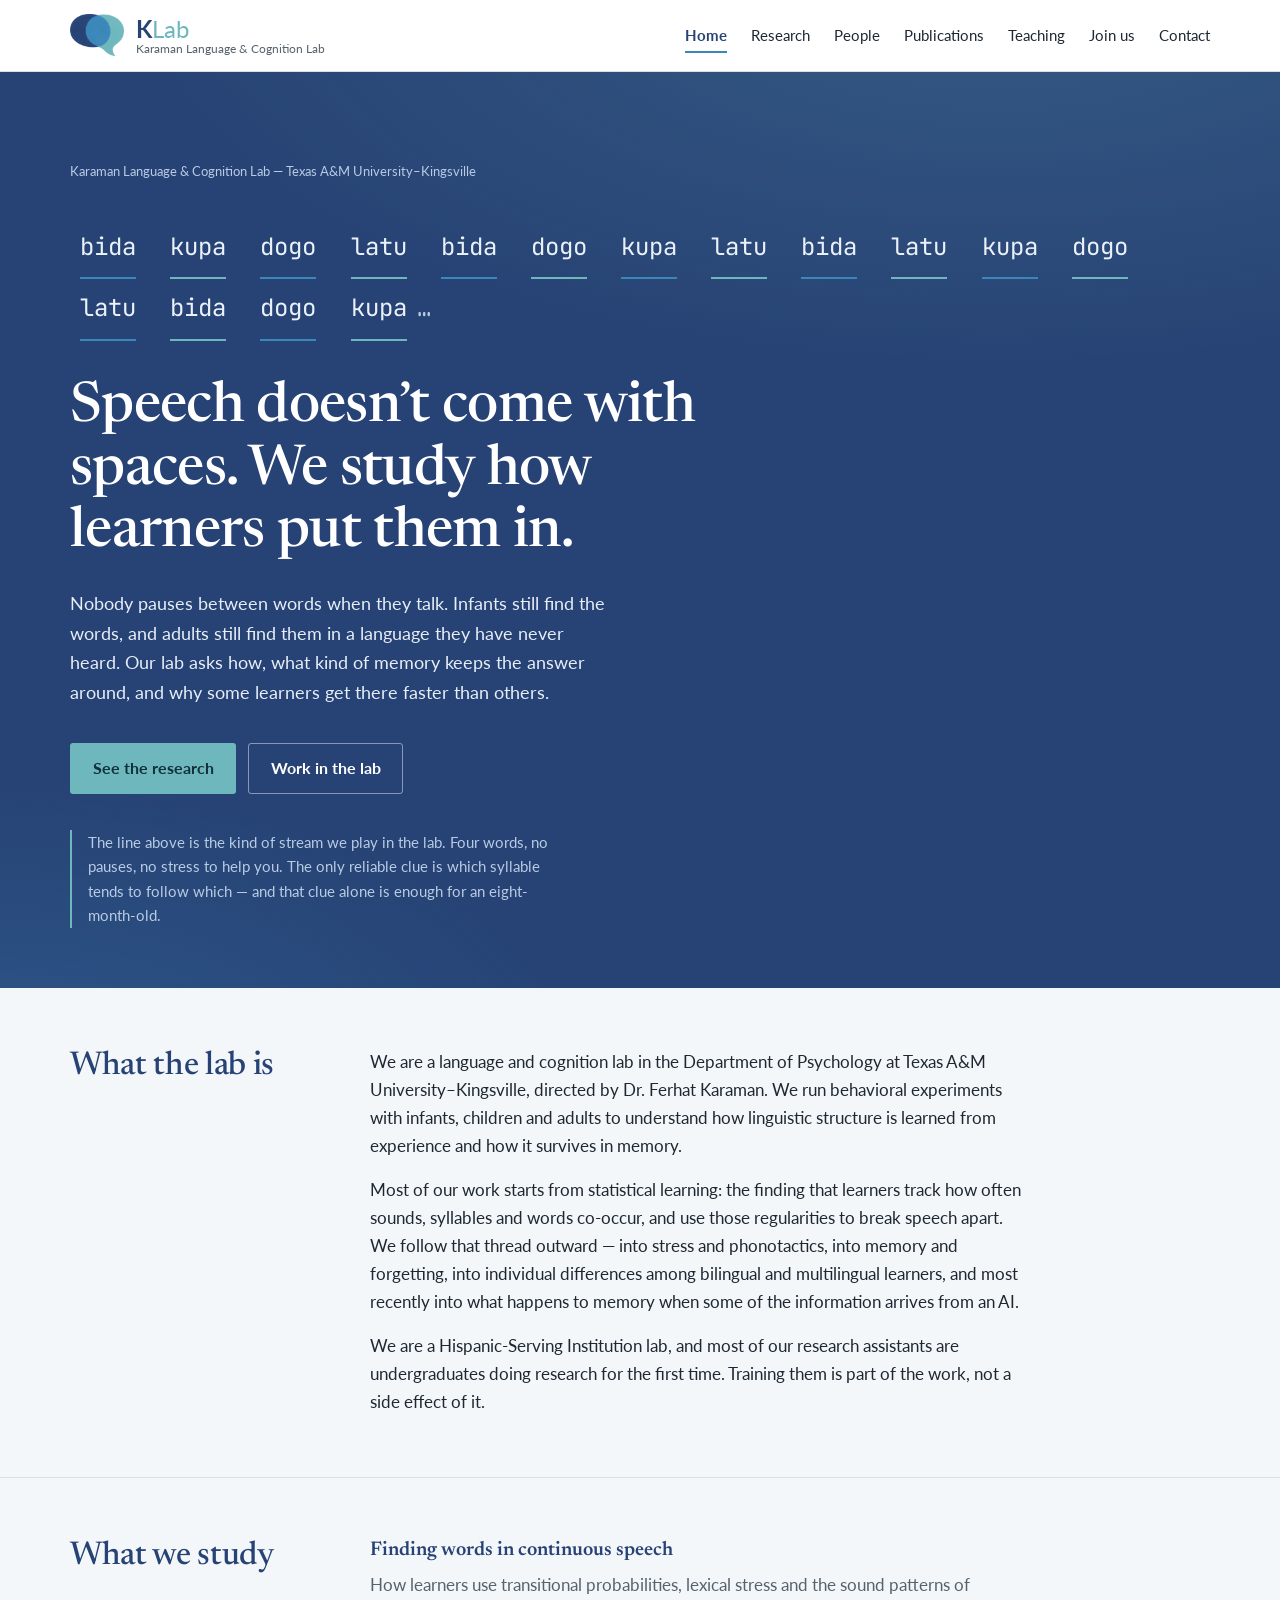
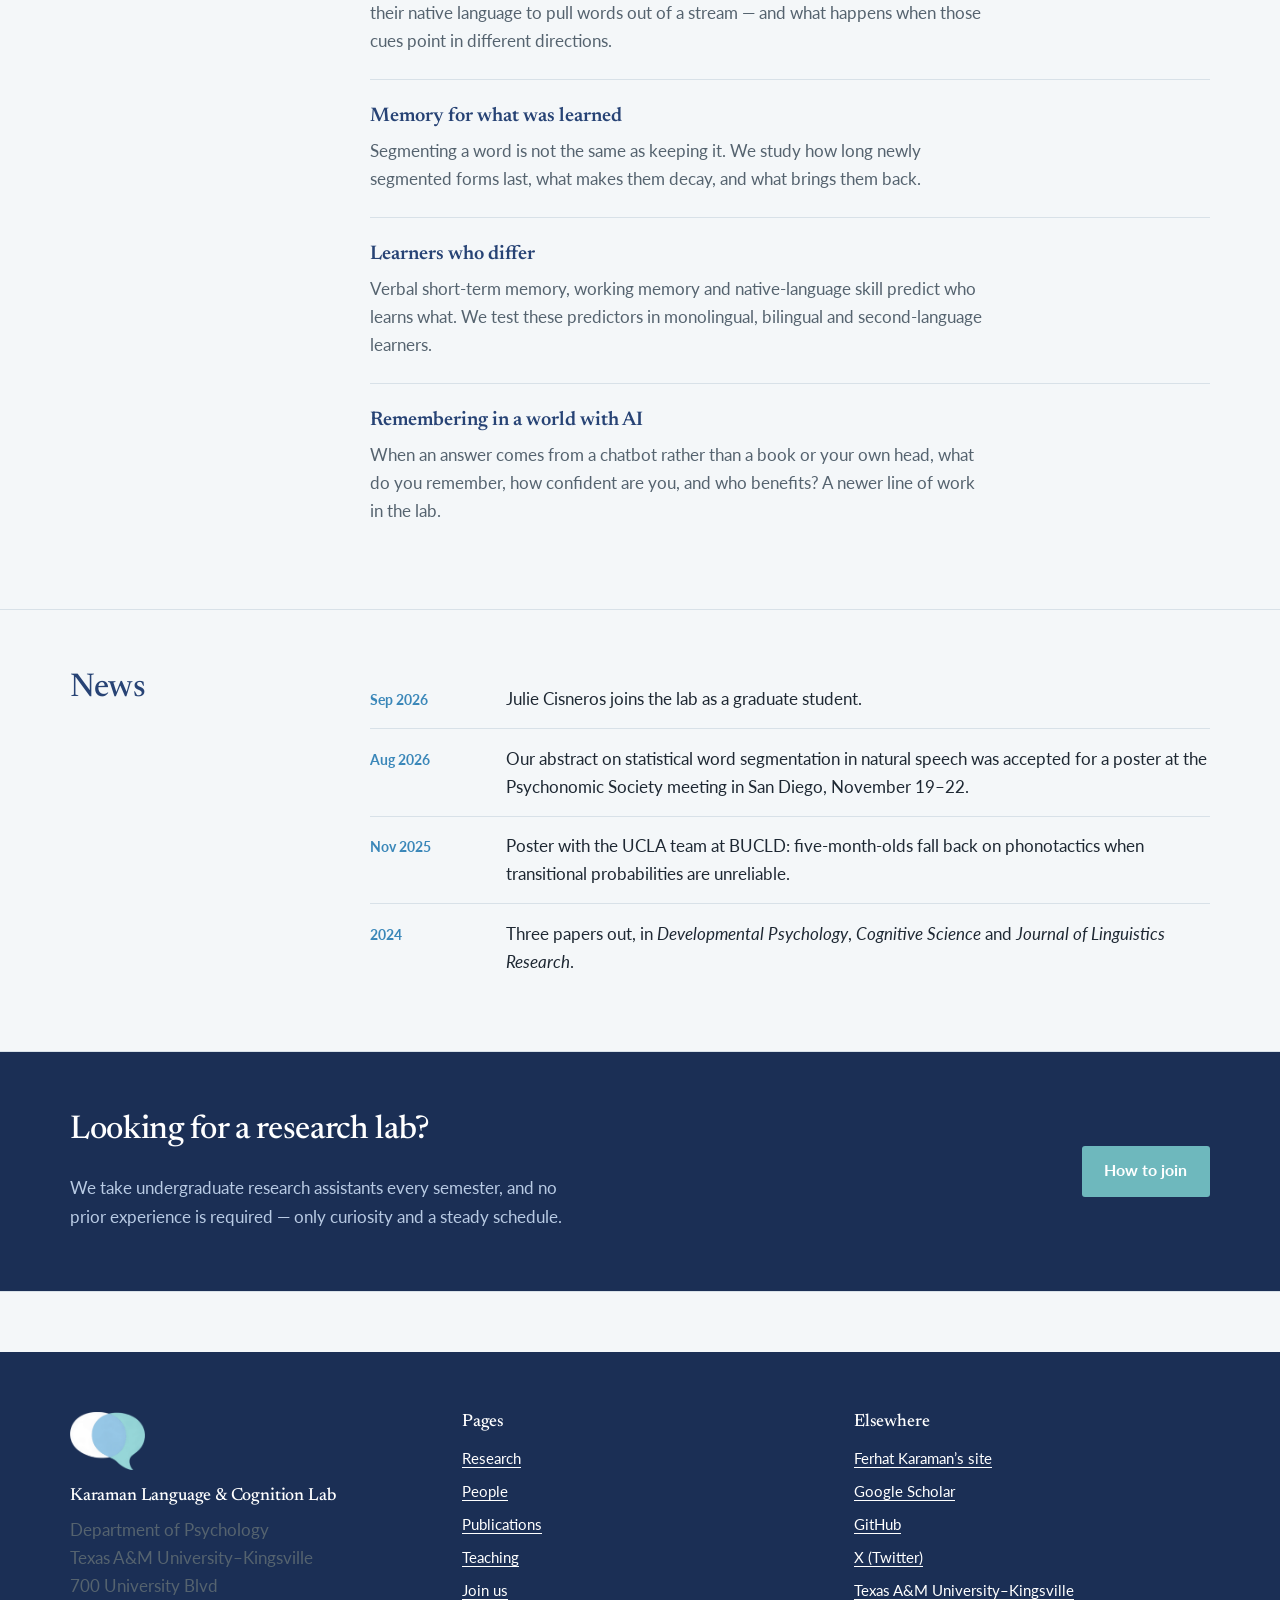
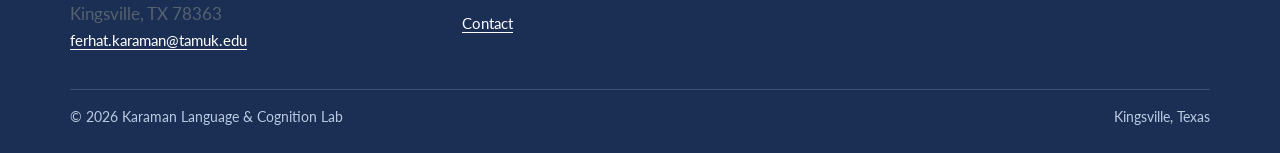
<file: index.html>
<!DOCTYPE html>
<html lang="en">
<head>
<meta charset="utf-8">
<meta name="viewport" content="width=device-width, initial-scale=1">
<title>Karaman Language &amp; Cognition Lab</title>
<meta name="description" content="Karaman Language &amp; Cognition Lab at Texas A&amp;M University-Kingsville: statistical learning, word segmentation, memory and language development.">
<meta name="author" content="Ferhat Karaman">
<meta property="og:title" content="Karaman Language &amp; Cognition Lab">
<meta property="og:description" content="Karaman Language &amp; Cognition Lab at Texas A&amp;M University-Kingsville: statistical learning, word segmentation, memory and language development.">
<meta property="og:type" content="website">
<meta property="og:site_name" content="Karaman Language &amp; Cognition Lab">
<link rel="icon" type="image/png" href="assets/img/favicon.png">
<link rel="apple-touch-icon" href="assets/img/apple-touch-icon.png">
<meta name="theme-color" content="#274375">
<link rel="preconnect" href="https://fonts.googleapis.com">
<link rel="preconnect" href="https://fonts.gstatic.com" crossorigin>
<link href="https://fonts.googleapis.com/css2?family=Lato:ital,wght@0,400;0,700;1,400&amp;family=Newsreader:opsz,wght@6..72,400;6..72,500;6..72,600&amp;family=JetBrains+Mono:wght@400;500&amp;display=swap" rel="stylesheet">
<link rel="stylesheet" href="assets/css/klab.css">
</head>
<body>
<a class="skip" href="#main">Skip to content</a>

<header class="masthead">
  <div class="wrap masthead-in">
    <a class="mark" href="index.html">
      <img src="assets/img/klab-mark.png" width="336" height="259" alt="">
      <span class="mark-text">
        <span class="mark-1"><span class="mark-k">K</span>Lab</span>
        <span class="mark-2">Karaman Language &amp; Cognition Lab</span>
      </span>
    </a>
    <button class="nav-toggle" type="button" aria-expanded="false" aria-controls="sitenav">Menu</button>
    <nav id="sitenav" class="nav" aria-label="Main">
      <ul>
        <li><a href="index.html" aria-current="page">Home</a></li>
        <li><a href="research.html">Research</a></li>
        <li><a href="people.html">People</a></li>
        <li><a href="publications.html">Publications</a></li>
        <li><a href="teaching.html">Teaching</a></li>
        <li><a href="join.html">Join us</a></li>
        <li><a href="contact.html">Contact</a></li>
      </ul>
    </nav>
  </div>
</header>

<main id="main">

  <section class="hero">
    <div class="wrap">
      <p class="hero-kicker">Karaman Language &amp; Cognition Lab &mdash; Texas A&amp;M University&ndash;Kingsville</p>
      <p class="stream" aria-label="A continuous stream of syllables that divides into four repeating words.">
        <span class="w" style="--i:0">bida</span>
        <span class="w" style="--i:1">kupa</span>
        <span class="w" style="--i:2">dogo</span>
        <span class="w" style="--i:3">latu</span>
        <span class="w" style="--i:4">bida</span>
        <span class="w" style="--i:5">dogo</span>
        <span class="w" style="--i:6">kupa</span>
        <span class="w" style="--i:7">latu</span>
        <span class="w" style="--i:8">bida</span>
        <span class="w" style="--i:9">latu</span>
        <span class="w" style="--i:10">kupa</span>
        <span class="w" style="--i:11">dogo</span>
        <span class="w" style="--i:12">latu</span>
        <span class="w" style="--i:13">bida</span>
        <span class="w" style="--i:14">dogo</span>
        <span class="w" style="--i:15">kupa</span><span class="tail">&hellip;</span>
      </p>
      <h1>Speech doesn&rsquo;t come with spaces. We study how learners put them in.</h1>
      <p class="lede">Nobody pauses between words when they talk. Infants still find the words,
        and adults still find them in a language they have never heard. Our lab asks how, what
        kind of memory keeps the answer around, and why some learners get there faster than others.</p>
      <div class="actions">
        <a class="btn btn-1" href="research.html">See the research</a>
        <a class="btn btn-2" href="join.html">Work in the lab</a>
      </div>
      <p class="note">The line above is the kind of stream we play in the lab. Four words,
        no pauses, no stress to help you. The only reliable clue is which syllable tends to
        follow which &mdash; and that clue alone is enough for an eight-month-old.</p>
    </div>
  </section>

  <section>
    <div class="wrap split">
      <h2>What the lab is</h2>
      <div>
        <p class="measure">We are a language and cognition lab in the Department of Psychology at
          Texas A&amp;M University&ndash;Kingsville, directed by Dr. Ferhat Karaman. We run behavioral
          experiments with infants, children and adults to understand how linguistic structure is
          learned from experience and how it survives in memory.</p>
        <p class="measure">Most of our work starts from statistical learning: the finding that learners
          track how often sounds, syllables and words co-occur, and use those regularities to break
          speech apart. We follow that thread outward &mdash; into stress and phonotactics, into memory
          and forgetting, into individual differences among bilingual and multilingual learners, and
          most recently into what happens to memory when some of the information arrives from an AI.</p>
        <p class="measure">We are a Hispanic-Serving Institution lab, and most of our research assistants
          are undergraduates doing research for the first time. Training them is part of the work, not
          a side effect of it.</p>
      </div>
    </div>
  </section>

  <hr class="section-rule">

  <section>
    <div class="wrap split">
      <h2>What we study</h2>
      <ul class="topics">
        <li>
          <h3>Finding words in continuous speech</h3>
          <p>How learners use transitional probabilities, lexical stress and the sound patterns of
            their native language to pull words out of a stream &mdash; and what happens when those
            cues point in different directions.</p>
        </li>
        <li>
          <h3>Memory for what was learned</h3>
          <p>Segmenting a word is not the same as keeping it. We study how long newly segmented
            forms last, what makes them decay, and what brings them back.</p>
        </li>
        <li>
          <h3>Learners who differ</h3>
          <p>Verbal short-term memory, working memory and native-language skill predict who learns
            what. We test these predictors in monolingual, bilingual and second-language learners.</p>
        </li>
        <li>
          <h3>Remembering in a world with AI</h3>
          <p>When an answer comes from a chatbot rather than a book or your own head, what do you
            remember, how confident are you, and who benefits? A newer line of work in the lab.</p>
        </li>
      </ul>
    </div>
  </section>

  <hr class="section-rule">

  <section>
    <div class="wrap split">
      <h2>News</h2>
      <ul class="news">
        <li><time datetime="2026-09">Sep 2026</time>
          <p>Julie Cisneros joins the lab as a graduate student.</p></li>
        <li><time datetime="2026-08">Aug 2026</time>
          <p>Our abstract on statistical word segmentation in natural speech was accepted for a
            poster at the Psychonomic Society meeting in San Diego, November 19&ndash;22.</p></li>
        <li><time datetime="2025-11">Nov 2025</time>
          <p>Poster with the UCLA team at BUCLD: five-month-olds fall back on phonotactics when
            transitional probabilities are unreliable.</p></li>
        <li><time datetime="2024-03">2024</time>
          <p>Three papers out, in <em>Developmental Psychology</em>, <em>Cognitive Science</em> and
            <em>Journal of Linguistics Research</em>.</p></li>
      </ul>
    </div>
  </section>

  <section class="band band-deep">
    <div class="wrap cta">
      <div>
        <h2>Looking for a research lab?</h2>
        <p>We take undergraduate research assistants every semester, and no prior experience is
          required &mdash; only curiosity and a steady schedule.</p>
      </div>
      <div class="actions">
        <a class="btn btn-1" href="join.html">How to join</a>
      </div>
    </div>
  </section>

</main>

  <footer class="foot">
    <div class="wrap">
      <div class="foot-grid">
        <div>
          <img class="foot-mark" src="assets/img/klab-mark-light.png" width="336" height="259" alt="">
          <h2>Karaman Language &amp; Cognition Lab</h2>
          <address>
            Department of Psychology<br>
            Texas A&amp;M University&ndash;Kingsville<br>
            700 University Blvd<br>
            Kingsville, TX 78363
          </address>
          <p><a href="mailto:ferhat.karaman@tamuk.edu">ferhat.karaman@tamuk.edu</a></p>
        </div>
        <div>
          <h2>Pages</h2>
          <ul>
            <li><a href="research.html">Research</a></li>
            <li><a href="people.html">People</a></li>
            <li><a href="publications.html">Publications</a></li>
            <li><a href="teaching.html">Teaching</a></li>
            <li><a href="join.html">Join us</a></li>
            <li><a href="contact.html">Contact</a></li>
          </ul>
        </div>
        <div>
          <h2>Elsewhere</h2>
          <ul>
            <li><a href="https://ferhatkaraman.github.io/">Ferhat Karaman&rsquo;s site</a></li>
            <li><a href="https://scholar.google.com/citations?user=p9srGFwAAAAJ&amp;hl=en">Google Scholar</a></li>
            <li><a href="https://github.com/ferhatkaraman">GitHub</a></li>
            <li><a href="https://twitter.com/KaramanFerhat">X (Twitter)</a></li>
            <li><a href="https://www.tamuk.edu/">Texas A&amp;M University&ndash;Kingsville</a></li>
          </ul>
        </div>
      </div>
      <div class="foot-base">
        <span>&copy; <span id="year">2026</span> Karaman Language &amp; Cognition Lab</span>
        <span>Kingsville, Texas</span>
      </div>
    </div>
  </footer>

<script src="assets/js/klab.js"></script>
<script>document.getElementById("year").textContent = new Date().getFullYear();</script>
</body>
</html>
</file>
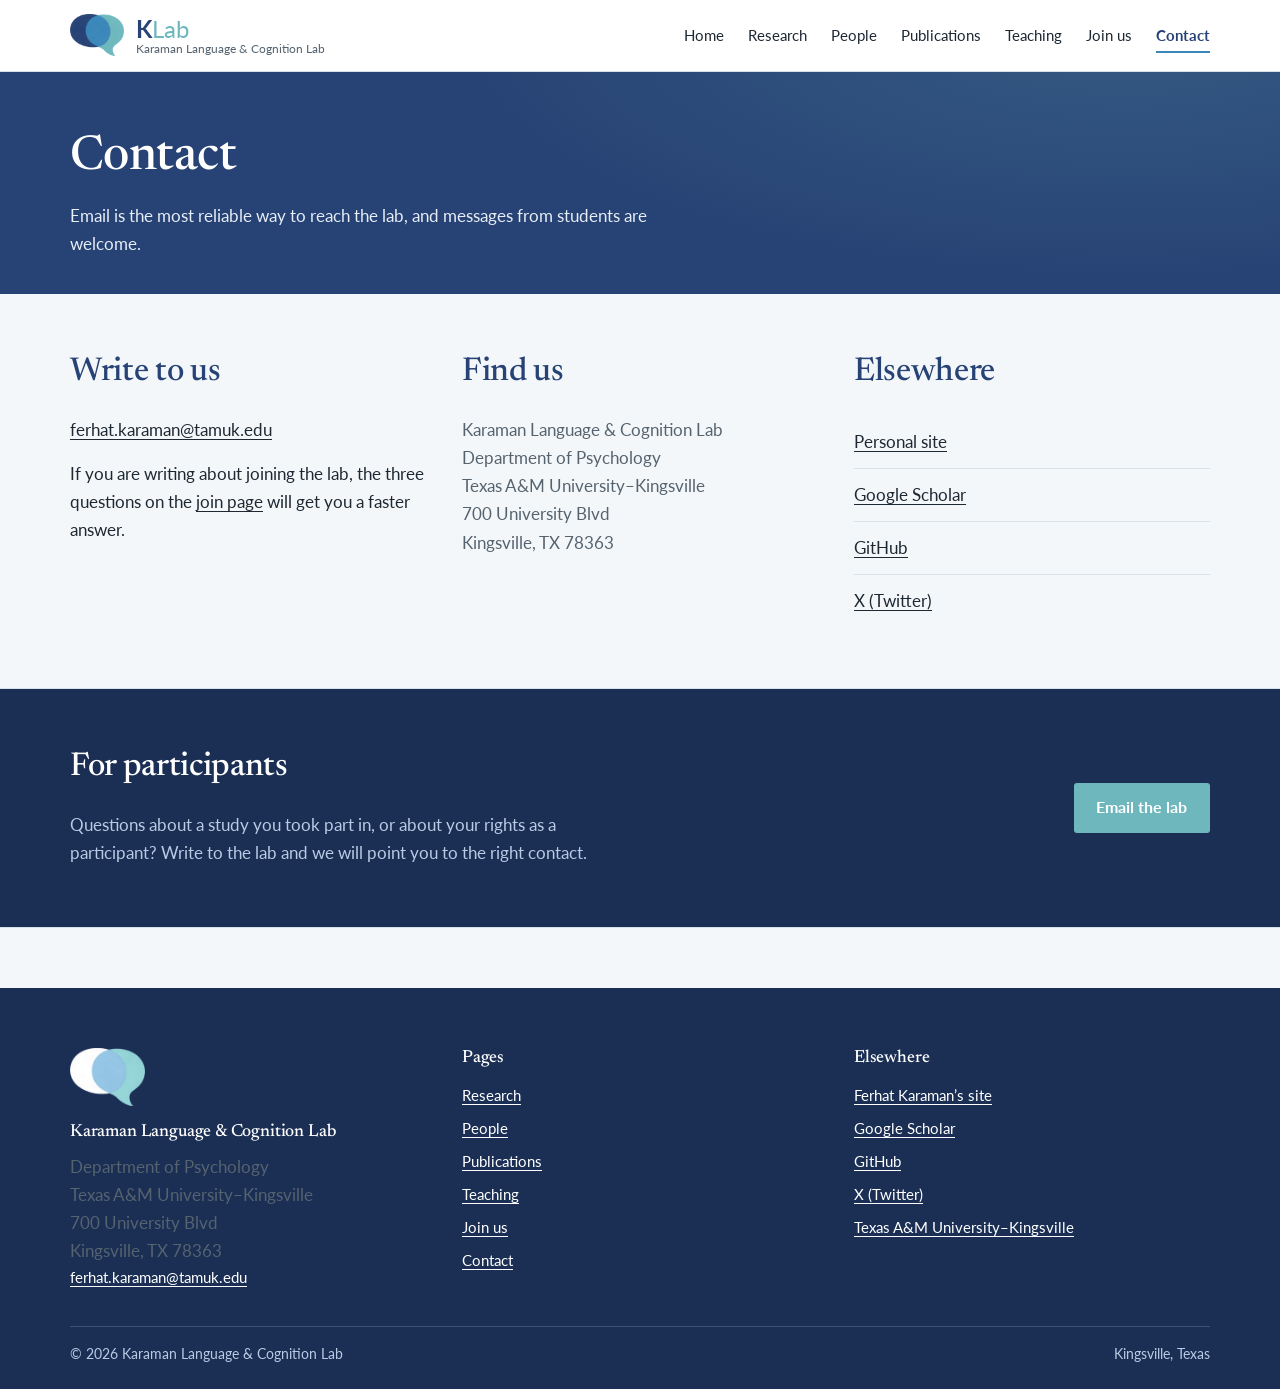
<file: contact.html>
<!DOCTYPE html>
<html lang="en">
<head>
<meta charset="utf-8">
<meta name="viewport" content="width=device-width, initial-scale=1">
<title>Contact — Karaman Language &amp; Cognition Lab</title>
<meta name="description" content="How to reach the Karaman Language &amp; Cognition Lab at Texas A&amp;M University-Kingsville.">
<meta name="author" content="Ferhat Karaman">
<meta property="og:title" content="Contact — Karaman Language &amp; Cognition Lab">
<meta property="og:description" content="How to reach the Karaman Language &amp; Cognition Lab at Texas A&amp;M University-Kingsville.">
<meta property="og:type" content="website">
<meta property="og:site_name" content="Karaman Language &amp; Cognition Lab">
<link rel="icon" type="image/png" href="assets/img/favicon.png">
<link rel="apple-touch-icon" href="assets/img/apple-touch-icon.png">
<meta name="theme-color" content="#274375">
<link rel="preconnect" href="https://fonts.googleapis.com">
<link rel="preconnect" href="https://fonts.gstatic.com" crossorigin>
<link href="https://fonts.googleapis.com/css2?family=Lato:ital,wght@0,400;0,700;1,400&amp;family=Newsreader:opsz,wght@6..72,400;6..72,500;6..72,600&amp;family=JetBrains+Mono:wght@400;500&amp;display=swap" rel="stylesheet">
<link rel="stylesheet" href="assets/css/klab.css">
</head>
<body>
<a class="skip" href="#main">Skip to content</a>

<header class="masthead">
  <div class="wrap masthead-in">
    <a class="mark" href="index.html">
      <img src="assets/img/klab-mark.png" width="336" height="259" alt="">
      <span class="mark-text">
        <span class="mark-1"><span class="mark-k">K</span>Lab</span>
        <span class="mark-2">Karaman Language &amp; Cognition Lab</span>
      </span>
    </a>
    <button class="nav-toggle" type="button" aria-expanded="false" aria-controls="sitenav">Menu</button>
    <nav id="sitenav" class="nav" aria-label="Main">
      <ul>
        <li><a href="index.html">Home</a></li>
        <li><a href="research.html">Research</a></li>
        <li><a href="people.html">People</a></li>
        <li><a href="publications.html">Publications</a></li>
        <li><a href="teaching.html">Teaching</a></li>
        <li><a href="join.html">Join us</a></li>
        <li><a href="contact.html" aria-current="page">Contact</a></li>
      </ul>
    </nav>
  </div>
</header>

<main id="main">

  <section class="page-head">
    <div class="wrap">
      <h1>Contact</h1>
      <p>Email is the most reliable way to reach the lab, and messages from students are welcome.</p>
    </div>
  </section>

  <section>
    <div class="wrap contact-grid">
      <div>
        <h2>Write to us</h2>
        <p><a href="mailto:ferhat.karaman@tamuk.edu">ferhat.karaman@tamuk.edu</a></p>
        <p>If you are writing about joining the lab, the three questions on the
          <a href="join.html">join page</a> will get you a faster answer.</p>
      </div>
      <div>
        <h2>Find us</h2>
        <address>
          Karaman Language &amp; Cognition Lab<br>
          Department of Psychology<br>
          Texas A&amp;M University&ndash;Kingsville<br>
          700 University Blvd<br>
          Kingsville, TX 78363
        </address>
        <!-- TODO: add the building and room number above, e.g. "Rhode Hall, Room 000". -->
      </div>
      <div>
        <h2>Elsewhere</h2>
        <ul class="roster">
          <li><a href="https://ferhatkaraman.github.io/">Personal site</a></li>
          <li><a href="https://scholar.google.com/citations?user=p9srGFwAAAAJ&amp;hl=en">Google Scholar</a></li>
          <li><a href="https://github.com/ferhatkaraman">GitHub</a></li>
          <li><a href="https://twitter.com/KaramanFerhat">X (Twitter)</a></li>
        </ul>
      </div>
    </div>
  </section>

  <section class="band band-deep">
    <div class="wrap cta">
      <div>
        <h2>For participants</h2>
        <p>Questions about a study you took part in, or about your rights as a participant? Write to
          the lab and we will point you to the right contact.</p>
      </div>
      <div class="actions">
        <a class="btn btn-1" href="mailto:ferhat.karaman@tamuk.edu">Email the lab</a>
      </div>
    </div>
  </section>

</main>

  <footer class="foot">
    <div class="wrap">
      <div class="foot-grid">
        <div>
          <img class="foot-mark" src="assets/img/klab-mark-light.png" width="336" height="259" alt="">
          <h2>Karaman Language &amp; Cognition Lab</h2>
          <address>
            Department of Psychology<br>
            Texas A&amp;M University&ndash;Kingsville<br>
            700 University Blvd<br>
            Kingsville, TX 78363
          </address>
          <p><a href="mailto:ferhat.karaman@tamuk.edu">ferhat.karaman@tamuk.edu</a></p>
        </div>
        <div>
          <h2>Pages</h2>
          <ul>
            <li><a href="research.html">Research</a></li>
            <li><a href="people.html">People</a></li>
            <li><a href="publications.html">Publications</a></li>
            <li><a href="teaching.html">Teaching</a></li>
            <li><a href="join.html">Join us</a></li>
            <li><a href="contact.html">Contact</a></li>
          </ul>
        </div>
        <div>
          <h2>Elsewhere</h2>
          <ul>
            <li><a href="https://ferhatkaraman.github.io/">Ferhat Karaman&rsquo;s site</a></li>
            <li><a href="https://scholar.google.com/citations?user=p9srGFwAAAAJ&amp;hl=en">Google Scholar</a></li>
            <li><a href="https://github.com/ferhatkaraman">GitHub</a></li>
            <li><a href="https://twitter.com/KaramanFerhat">X (Twitter)</a></li>
            <li><a href="https://www.tamuk.edu/">Texas A&amp;M University&ndash;Kingsville</a></li>
          </ul>
        </div>
      </div>
      <div class="foot-base">
        <span>&copy; <span id="year">2026</span> Karaman Language &amp; Cognition Lab</span>
        <span>Kingsville, Texas</span>
      </div>
    </div>
  </footer>

<script src="assets/js/klab.js"></script>
<script>document.getElementById("year").textContent = new Date().getFullYear();</script>
</body>
</html>
</file>
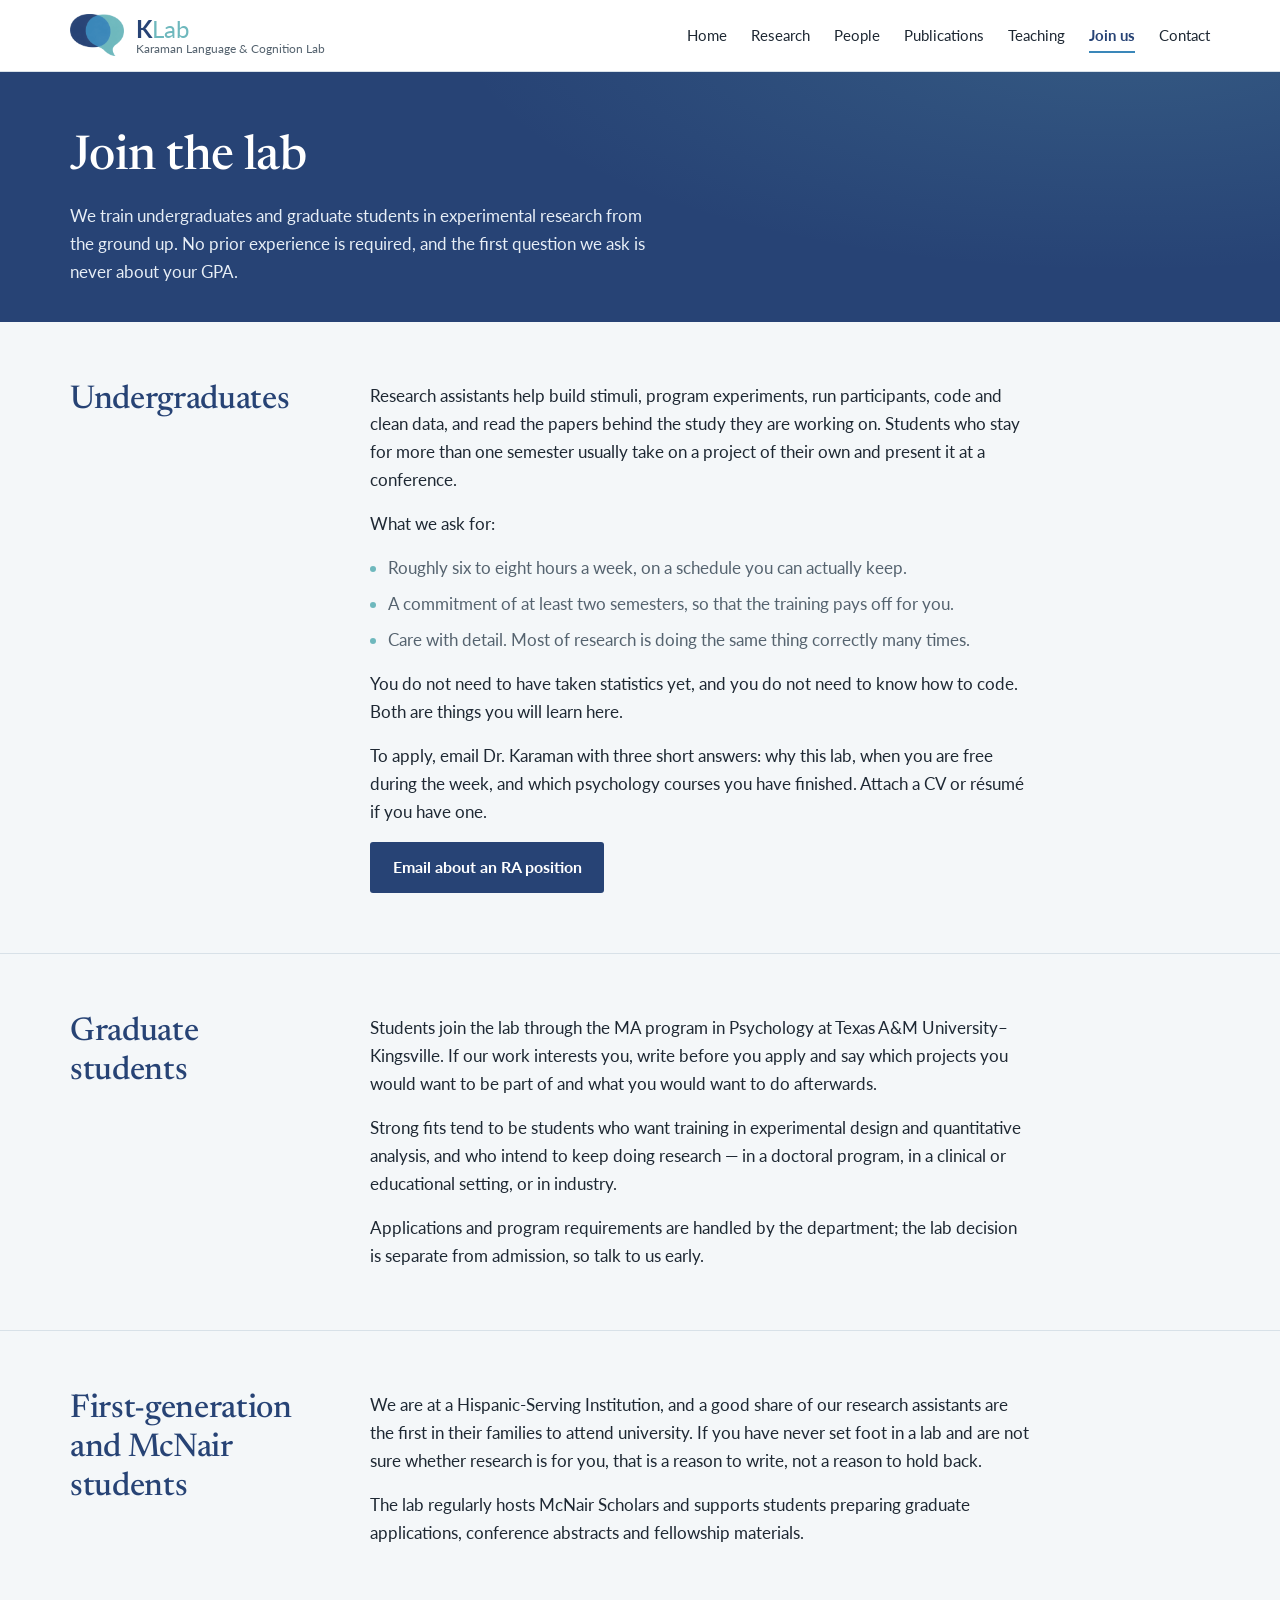
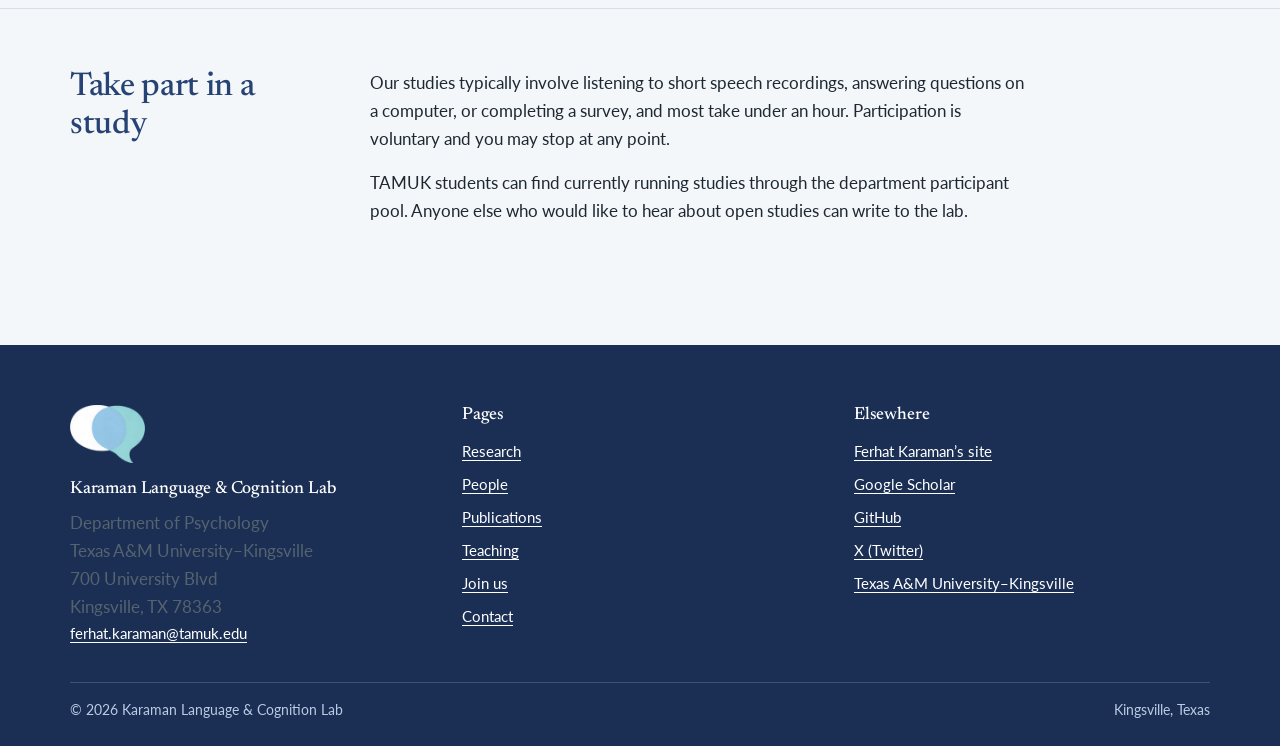
<file: join.html>
<!DOCTYPE html>
<html lang="en">
<head>
<meta charset="utf-8">
<meta name="viewport" content="width=device-width, initial-scale=1">
<title>Join us — Karaman Language &amp; Cognition Lab</title>
<meta name="description" content="How undergraduate and graduate students join the lab, and how to take part in a study.">
<meta name="author" content="Ferhat Karaman">
<meta property="og:title" content="Join us — Karaman Language &amp; Cognition Lab">
<meta property="og:description" content="How undergraduate and graduate students join the lab, and how to take part in a study.">
<meta property="og:type" content="website">
<meta property="og:site_name" content="Karaman Language &amp; Cognition Lab">
<link rel="icon" type="image/png" href="assets/img/favicon.png">
<link rel="apple-touch-icon" href="assets/img/apple-touch-icon.png">
<meta name="theme-color" content="#274375">
<link rel="preconnect" href="https://fonts.googleapis.com">
<link rel="preconnect" href="https://fonts.gstatic.com" crossorigin>
<link href="https://fonts.googleapis.com/css2?family=Lato:ital,wght@0,400;0,700;1,400&amp;family=Newsreader:opsz,wght@6..72,400;6..72,500;6..72,600&amp;family=JetBrains+Mono:wght@400;500&amp;display=swap" rel="stylesheet">
<link rel="stylesheet" href="assets/css/klab.css">
</head>
<body>
<a class="skip" href="#main">Skip to content</a>

<header class="masthead">
  <div class="wrap masthead-in">
    <a class="mark" href="index.html">
      <img src="assets/img/klab-mark.png" width="336" height="259" alt="">
      <span class="mark-text">
        <span class="mark-1"><span class="mark-k">K</span>Lab</span>
        <span class="mark-2">Karaman Language &amp; Cognition Lab</span>
      </span>
    </a>
    <button class="nav-toggle" type="button" aria-expanded="false" aria-controls="sitenav">Menu</button>
    <nav id="sitenav" class="nav" aria-label="Main">
      <ul>
        <li><a href="index.html">Home</a></li>
        <li><a href="research.html">Research</a></li>
        <li><a href="people.html">People</a></li>
        <li><a href="publications.html">Publications</a></li>
        <li><a href="teaching.html">Teaching</a></li>
        <li><a href="join.html" aria-current="page">Join us</a></li>
        <li><a href="contact.html">Contact</a></li>
      </ul>
    </nav>
  </div>
</header>

<main id="main">

  <section class="page-head">
    <div class="wrap">
      <h1>Join the lab</h1>
      <p>We train undergraduates and graduate students in experimental research from the ground up.
        No prior experience is required, and the first question we ask is never about your GPA.</p>
    </div>
  </section>

  <section>
    <div class="wrap split">
      <h2>Undergraduates</h2>
      <div>
        <p class="measure">Research assistants help build stimuli, program experiments, run
          participants, code and clean data, and read the papers behind the study they are working on.
          Students who stay for more than one semester usually take on a project of their own and
          present it at a conference.</p>
        <p class="measure">What we ask for:</p>
        <ul class="plain">
          <li>Roughly six to eight hours a week, on a schedule you can actually keep.</li>
          <li>A commitment of at least two semesters, so that the training pays off for you.</li>
          <li>Care with detail. Most of research is doing the same thing correctly many times.</li>
        </ul>
        <p class="measure">You do not need to have taken statistics yet, and you do not need to know
          how to code. Both are things you will learn here.</p>
        <p class="measure">To apply, email Dr. Karaman with three short answers: why this lab, when you
          are free during the week, and which psychology courses you have finished. Attach a CV or
          r&eacute;sum&eacute; if you have one.</p>
        <p><a class="btn btn-dark" href="mailto:ferhat.karaman@tamuk.edu?subject=Undergraduate%20research%20assistant">Email about an RA position</a></p>
      </div>
    </div>
  </section>

  <hr class="section-rule">

  <section>
    <div class="wrap split">
      <h2>Graduate students</h2>
      <div>
        <p class="measure">Students join the lab through the MA program in Psychology at Texas A&amp;M
          University&ndash;Kingsville. If our work interests you, write before you apply and say which
          projects you would want to be part of and what you would want to do afterwards.</p>
        <p class="measure">Strong fits tend to be students who want training in experimental design and
          quantitative analysis, and who intend to keep doing research &mdash; in a doctoral program, in
          a clinical or educational setting, or in industry.</p>
        <p class="measure">Applications and program requirements are handled by the department; the
          lab decision is separate from admission, so talk to us early.</p>
      </div>
    </div>
  </section>

  <hr class="section-rule">

  <section>
    <div class="wrap split">
      <h2>First-generation and McNair students</h2>
      <div>
        <p class="measure">We are at a Hispanic-Serving Institution, and a good share of our research
          assistants are the first in their families to attend university. If you have never set foot in
          a lab and are not sure whether research is for you, that is a reason to write, not a reason
          to hold back.</p>
        <p class="measure">The lab regularly hosts McNair Scholars and supports students preparing
          graduate applications, conference abstracts and fellowship materials.</p>
      </div>
    </div>
  </section>

  <hr class="section-rule">

  <section>
    <div class="wrap split">
      <h2>Take part in a study</h2>
      <div>
        <p class="measure">Our studies typically involve listening to short speech recordings,
          answering questions on a computer, or completing a survey, and most take under an hour.
          Participation is voluntary and you may stop at any point.</p>
        <p class="measure">TAMUK students can find currently running studies through the department
          participant pool. Anyone else who would like to hear about open studies can write to the lab.</p>
        <!-- TODO: link the participant pool (SONA) here when you have the URL. -->
      </div>
    </div>
  </section>

</main>

  <footer class="foot">
    <div class="wrap">
      <div class="foot-grid">
        <div>
          <img class="foot-mark" src="assets/img/klab-mark-light.png" width="336" height="259" alt="">
          <h2>Karaman Language &amp; Cognition Lab</h2>
          <address>
            Department of Psychology<br>
            Texas A&amp;M University&ndash;Kingsville<br>
            700 University Blvd<br>
            Kingsville, TX 78363
          </address>
          <p><a href="mailto:ferhat.karaman@tamuk.edu">ferhat.karaman@tamuk.edu</a></p>
        </div>
        <div>
          <h2>Pages</h2>
          <ul>
            <li><a href="research.html">Research</a></li>
            <li><a href="people.html">People</a></li>
            <li><a href="publications.html">Publications</a></li>
            <li><a href="teaching.html">Teaching</a></li>
            <li><a href="join.html">Join us</a></li>
            <li><a href="contact.html">Contact</a></li>
          </ul>
        </div>
        <div>
          <h2>Elsewhere</h2>
          <ul>
            <li><a href="https://ferhatkaraman.github.io/">Ferhat Karaman&rsquo;s site</a></li>
            <li><a href="https://scholar.google.com/citations?user=p9srGFwAAAAJ&amp;hl=en">Google Scholar</a></li>
            <li><a href="https://github.com/ferhatkaraman">GitHub</a></li>
            <li><a href="https://twitter.com/KaramanFerhat">X (Twitter)</a></li>
            <li><a href="https://www.tamuk.edu/">Texas A&amp;M University&ndash;Kingsville</a></li>
          </ul>
        </div>
      </div>
      <div class="foot-base">
        <span>&copy; <span id="year">2026</span> Karaman Language &amp; Cognition Lab</span>
        <span>Kingsville, Texas</span>
      </div>
    </div>
  </footer>

<script src="assets/js/klab.js"></script>
<script>document.getElementById("year").textContent = new Date().getFullYear();</script>
</body>
</html>
</file>
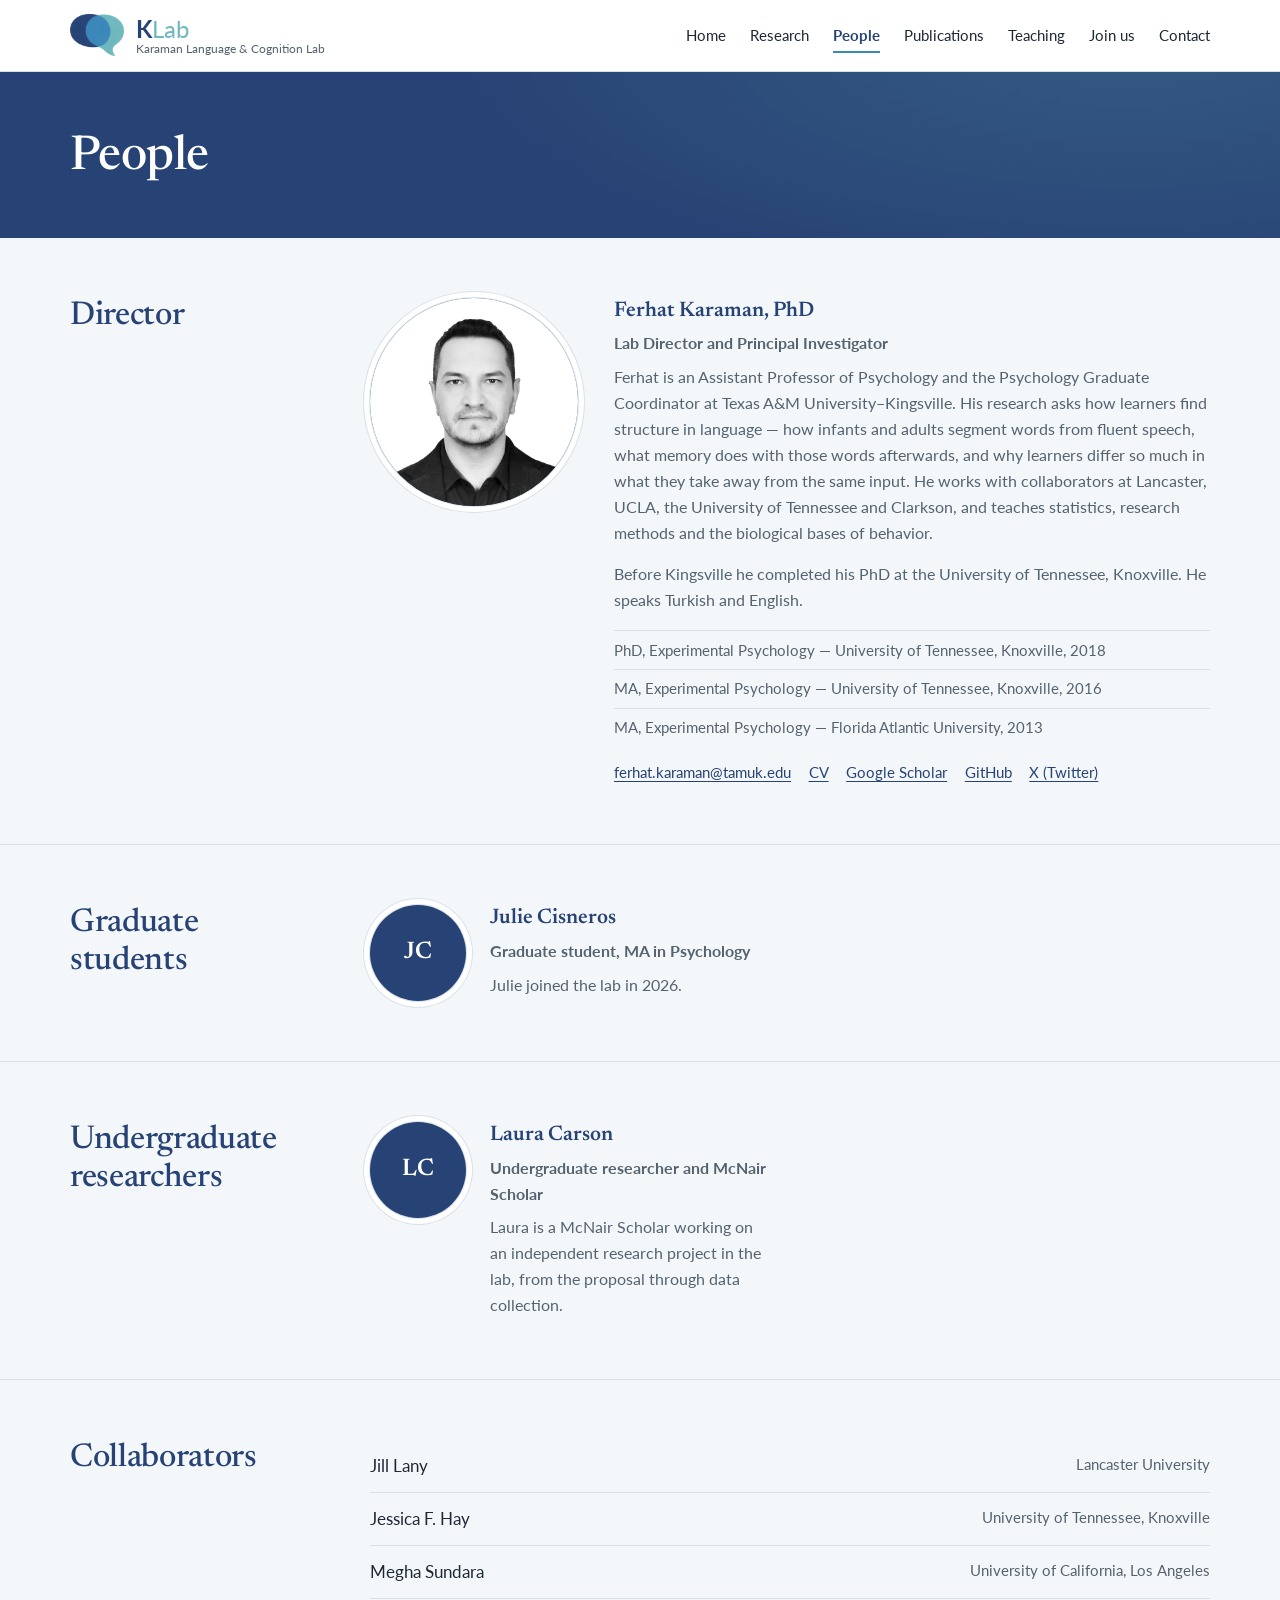
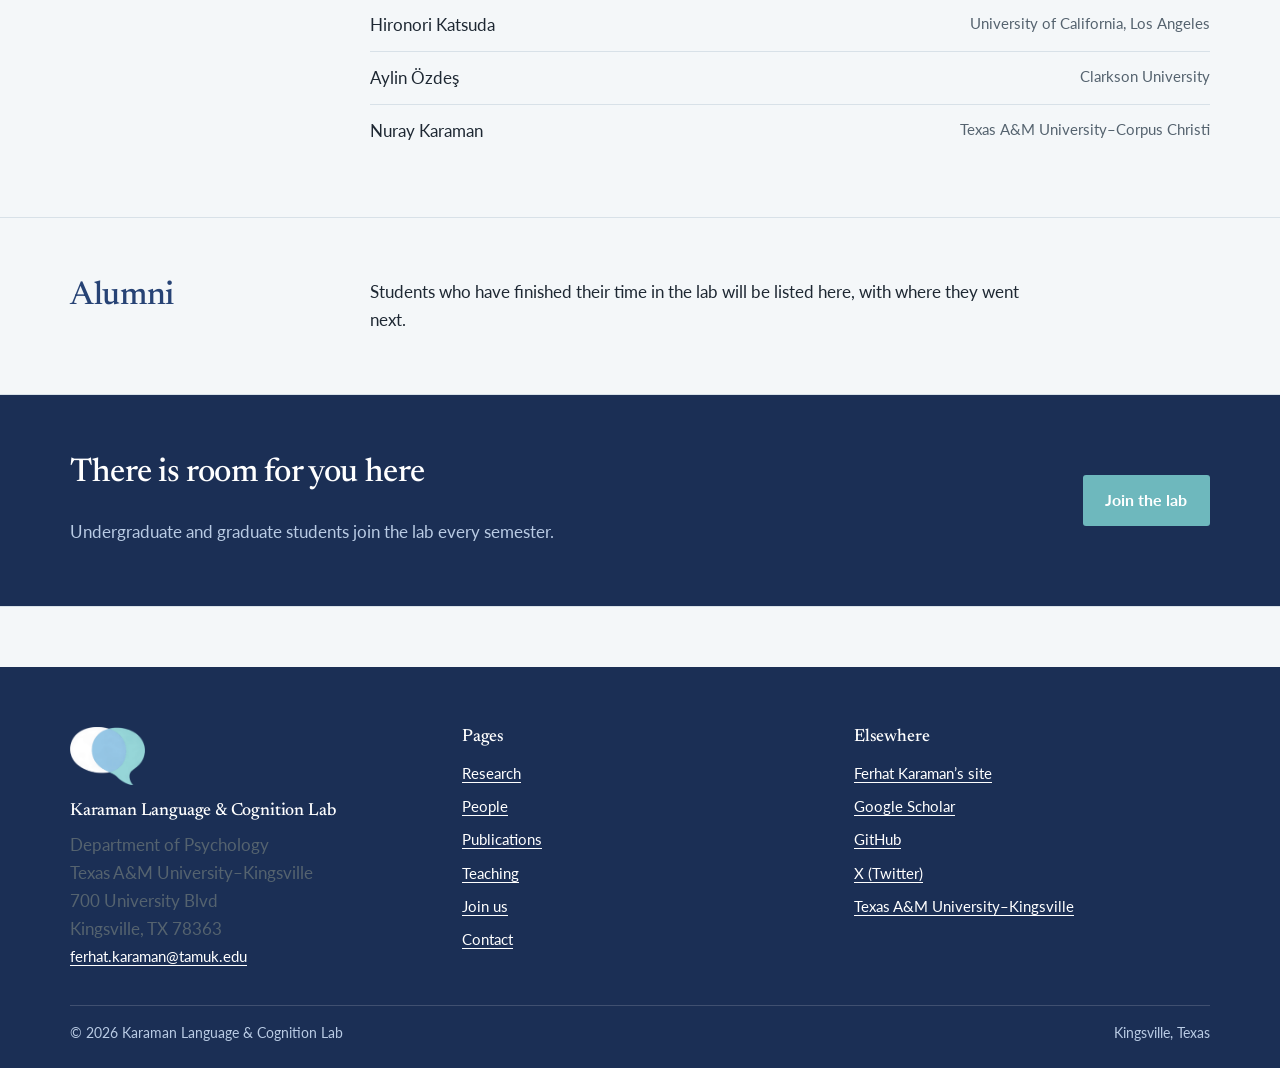
<file: people.html>
<!DOCTYPE html>
<html lang="en">
<head>
<meta charset="utf-8">
<meta name="viewport" content="width=device-width, initial-scale=1">
<title>People — Karaman Language &amp; Cognition Lab</title>
<meta name="description" content="The lab director, graduate students, undergraduate researchers and collaborators.">
<meta name="author" content="Ferhat Karaman">
<meta property="og:title" content="People — Karaman Language &amp; Cognition Lab">
<meta property="og:description" content="The lab director, graduate students, undergraduate researchers and collaborators.">
<meta property="og:type" content="website">
<meta property="og:site_name" content="Karaman Language &amp; Cognition Lab">
<link rel="icon" type="image/png" href="assets/img/favicon.png">
<link rel="apple-touch-icon" href="assets/img/apple-touch-icon.png">
<meta name="theme-color" content="#274375">
<link rel="preconnect" href="https://fonts.googleapis.com">
<link rel="preconnect" href="https://fonts.gstatic.com" crossorigin>
<link href="https://fonts.googleapis.com/css2?family=Lato:ital,wght@0,400;0,700;1,400&amp;family=Newsreader:opsz,wght@6..72,400;6..72,500;6..72,600&amp;family=JetBrains+Mono:wght@400;500&amp;display=swap" rel="stylesheet">
<link rel="stylesheet" href="assets/css/klab.css">
</head>
<body>
<a class="skip" href="#main">Skip to content</a>

<header class="masthead">
  <div class="wrap masthead-in">
    <a class="mark" href="index.html">
      <img src="assets/img/klab-mark.png" width="336" height="259" alt="">
      <span class="mark-text">
        <span class="mark-1"><span class="mark-k">K</span>Lab</span>
        <span class="mark-2">Karaman Language &amp; Cognition Lab</span>
      </span>
    </a>
    <button class="nav-toggle" type="button" aria-expanded="false" aria-controls="sitenav">Menu</button>
    <nav id="sitenav" class="nav" aria-label="Main">
      <ul>
        <li><a href="index.html">Home</a></li>
        <li><a href="research.html">Research</a></li>
        <li><a href="people.html" aria-current="page">People</a></li>
        <li><a href="publications.html">Publications</a></li>
        <li><a href="teaching.html">Teaching</a></li>
        <li><a href="join.html">Join us</a></li>
        <li><a href="contact.html">Contact</a></li>
      </ul>
    </nav>
  </div>
</header>

<main id="main">

  <section class="page-head">
    <div class="wrap">
      <h1>People</h1>
    </div>
  </section>

  <section>
    <div class="wrap split">
      <h2>Director</h2>
      <div class="person lead">
        <div class="portrait"><img src="assets/img/ferhat-karaman.jpg" alt="Ferhat Karaman"></div>
        <div>
          <h3>Ferhat Karaman, PhD</h3>
          <p class="role">Lab Director and Principal Investigator</p>
          <p>Ferhat is an Assistant Professor of Psychology and the Psychology Graduate Coordinator at
            Texas A&amp;M University&ndash;Kingsville. His research asks how learners find structure in
            language &mdash; how infants and adults segment words from fluent speech, what memory does
            with those words afterwards, and why learners differ so much in what they take away from
            the same input. He works with collaborators at Lancaster, UCLA, the University of Tennessee
            and Clarkson, and teaches statistics, research methods and the biological bases of behavior.</p>
          <p>Before Kingsville he completed his PhD at the University of Tennessee, Knoxville. He speaks
            Turkish and English.</p>
          <ul class="facts">
            <li>PhD, Experimental Psychology &mdash; University of Tennessee, Knoxville, 2018</li>
            <li>MA, Experimental Psychology &mdash; University of Tennessee, Knoxville, 2016</li>
            <li>MA, Experimental Psychology &mdash; Florida Atlantic University, 2013</li>
          </ul>
          <ul class="inline-links">
            <li><a href="mailto:ferhat.karaman@tamuk.edu">ferhat.karaman@tamuk.edu</a></li>
            <li><a href="https://ferhatkaraman.github.io/pdf/FerhatKaraman_CV.pdf">CV</a></li>
            <li><a href="https://scholar.google.com/citations?user=p9srGFwAAAAJ&amp;hl=en">Google Scholar</a></li>
            <li><a href="https://github.com/ferhatkaraman">GitHub</a></li>
            <li><a href="https://twitter.com/KaramanFerhat">X (Twitter)</a></li>
          </ul>
        </div>
      </div>
    </div>
  </section>

  <hr class="section-rule">

  <section>
    <div class="wrap split">
      <h2>Graduate students</h2>
      <ul class="people cols">
        <li class="person">
          <div class="portrait" aria-hidden="true">JC</div>
          <div>
            <h3>Julie Cisneros</h3>
            <p class="role">Graduate student, MA in Psychology</p>
            <p>Julie joined the lab in 2026. <!-- TODO: one sentence on Julie's project, e.g.
               "She works on ... and is responsible for ..." --></p>
          </div>
        </li>
        <!-- Copy this block to add another graduate student:
        <li class="person">
          <div class="portrait" aria-hidden="true">AB</div>
          <div>
            <h3>Full Name</h3>
            <p class="role">Graduate student, MA in Psychology</p>
            <p>One or two sentences about their project.</p>
          </div>
        </li>
        -->
      </ul>
    </div>
  </section>

  <hr class="section-rule">

  <section>
    <div class="wrap split">
      <h2>Undergraduate researchers</h2>
      <ul class="people cols">
        <li class="person">
          <div class="portrait" aria-hidden="true">LC</div>
          <div>
            <h3>Laura Carson</h3>
            <p class="role">Undergraduate researcher and McNair Scholar</p>
            <p>Laura is a McNair Scholar working on an independent research project in the lab, from
              the proposal through data collection.</p>
          </div>
        </li>
        <!-- Copy this block to add another undergraduate researcher. -->
      </ul>
    </div>
  </section>

  <hr class="section-rule">

  <section>
    <div class="wrap split">
      <h2>Collaborators</h2>
      <ul class="roster">
        <li><span>Jill Lany</span><span class="where">Lancaster University</span></li>
        <li><span>Jessica F. Hay</span><span class="where">University of Tennessee, Knoxville</span></li>
        <li><span>Megha Sundara</span><span class="where">University of California, Los Angeles</span></li>
        <li><span>Hironori Katsuda</span><span class="where">University of California, Los Angeles</span></li>
        <li><span>Aylin &Ouml;zde&#351;</span><span class="where">Clarkson University</span></li>
        <li><span>Nuray Karaman</span><span class="where">Texas A&amp;M University&ndash;Corpus Christi</span></li>
      </ul>
    </div>
  </section>

  <hr class="section-rule">

  <section>
    <div class="wrap split">
      <h2>Alumni</h2>
      <div>
        <p class="measure">Students who have finished their time in the lab will be listed here, with
          where they went next.</p>
        <!-- Template:
        <ul class="roster">
          <li><span>Full Name</span><span class="where">Undergraduate researcher, 2025&ndash;2026 &mdash; now at ...</span></li>
        </ul>
        -->
      </div>
    </div>
  </section>

  <section class="band band-deep">
    <div class="wrap cta">
      <div>
        <h2>There is room for you here</h2>
        <p>Undergraduate and graduate students join the lab every semester.</p>
      </div>
      <div class="actions">
        <a class="btn btn-1" href="join.html">Join the lab</a>
      </div>
    </div>
  </section>

</main>

  <footer class="foot">
    <div class="wrap">
      <div class="foot-grid">
        <div>
          <img class="foot-mark" src="assets/img/klab-mark-light.png" width="336" height="259" alt="">
          <h2>Karaman Language &amp; Cognition Lab</h2>
          <address>
            Department of Psychology<br>
            Texas A&amp;M University&ndash;Kingsville<br>
            700 University Blvd<br>
            Kingsville, TX 78363
          </address>
          <p><a href="mailto:ferhat.karaman@tamuk.edu">ferhat.karaman@tamuk.edu</a></p>
        </div>
        <div>
          <h2>Pages</h2>
          <ul>
            <li><a href="research.html">Research</a></li>
            <li><a href="people.html">People</a></li>
            <li><a href="publications.html">Publications</a></li>
            <li><a href="teaching.html">Teaching</a></li>
            <li><a href="join.html">Join us</a></li>
            <li><a href="contact.html">Contact</a></li>
          </ul>
        </div>
        <div>
          <h2>Elsewhere</h2>
          <ul>
            <li><a href="https://ferhatkaraman.github.io/">Ferhat Karaman&rsquo;s site</a></li>
            <li><a href="https://scholar.google.com/citations?user=p9srGFwAAAAJ&amp;hl=en">Google Scholar</a></li>
            <li><a href="https://github.com/ferhatkaraman">GitHub</a></li>
            <li><a href="https://twitter.com/KaramanFerhat">X (Twitter)</a></li>
            <li><a href="https://www.tamuk.edu/">Texas A&amp;M University&ndash;Kingsville</a></li>
          </ul>
        </div>
      </div>
      <div class="foot-base">
        <span>&copy; <span id="year">2026</span> Karaman Language &amp; Cognition Lab</span>
        <span>Kingsville, Texas</span>
      </div>
    </div>
  </footer>

<script src="assets/js/klab.js"></script>
<script>document.getElementById("year").textContent = new Date().getFullYear();</script>
</body>
</html>
</file>
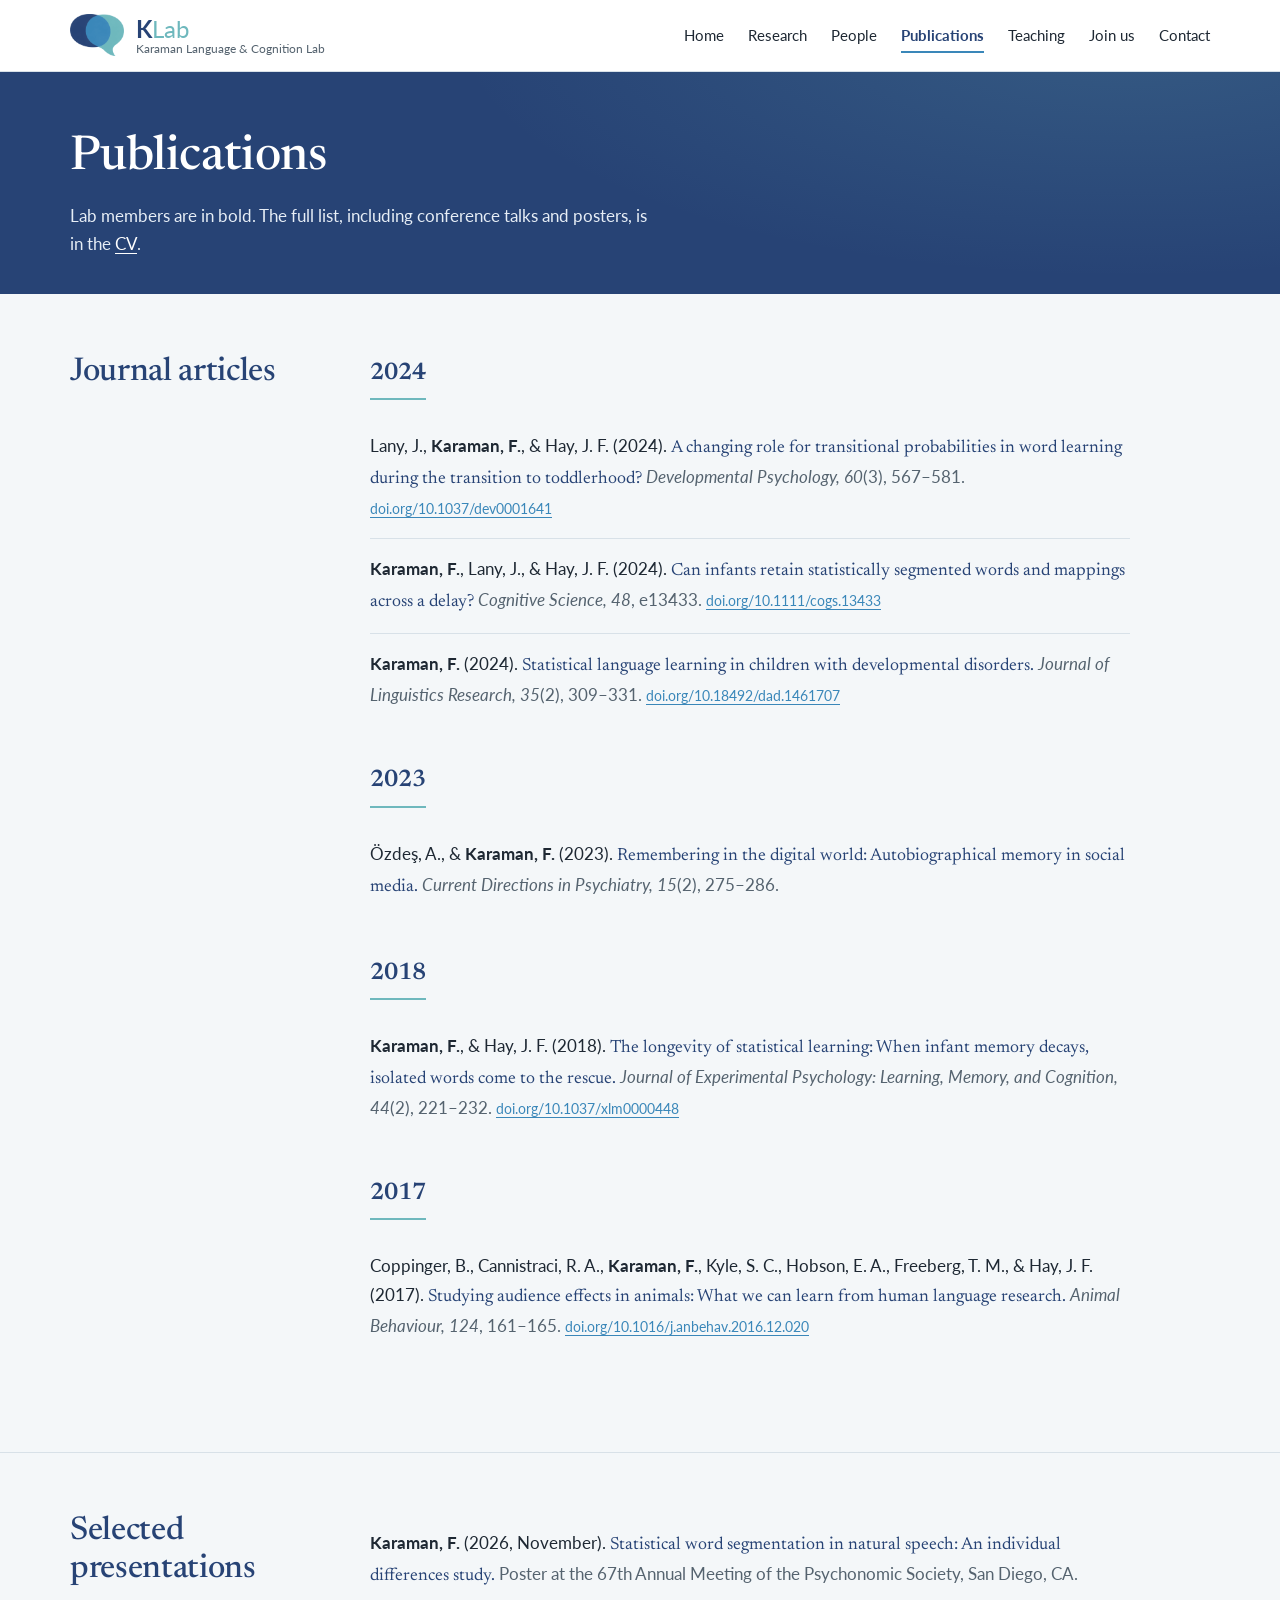
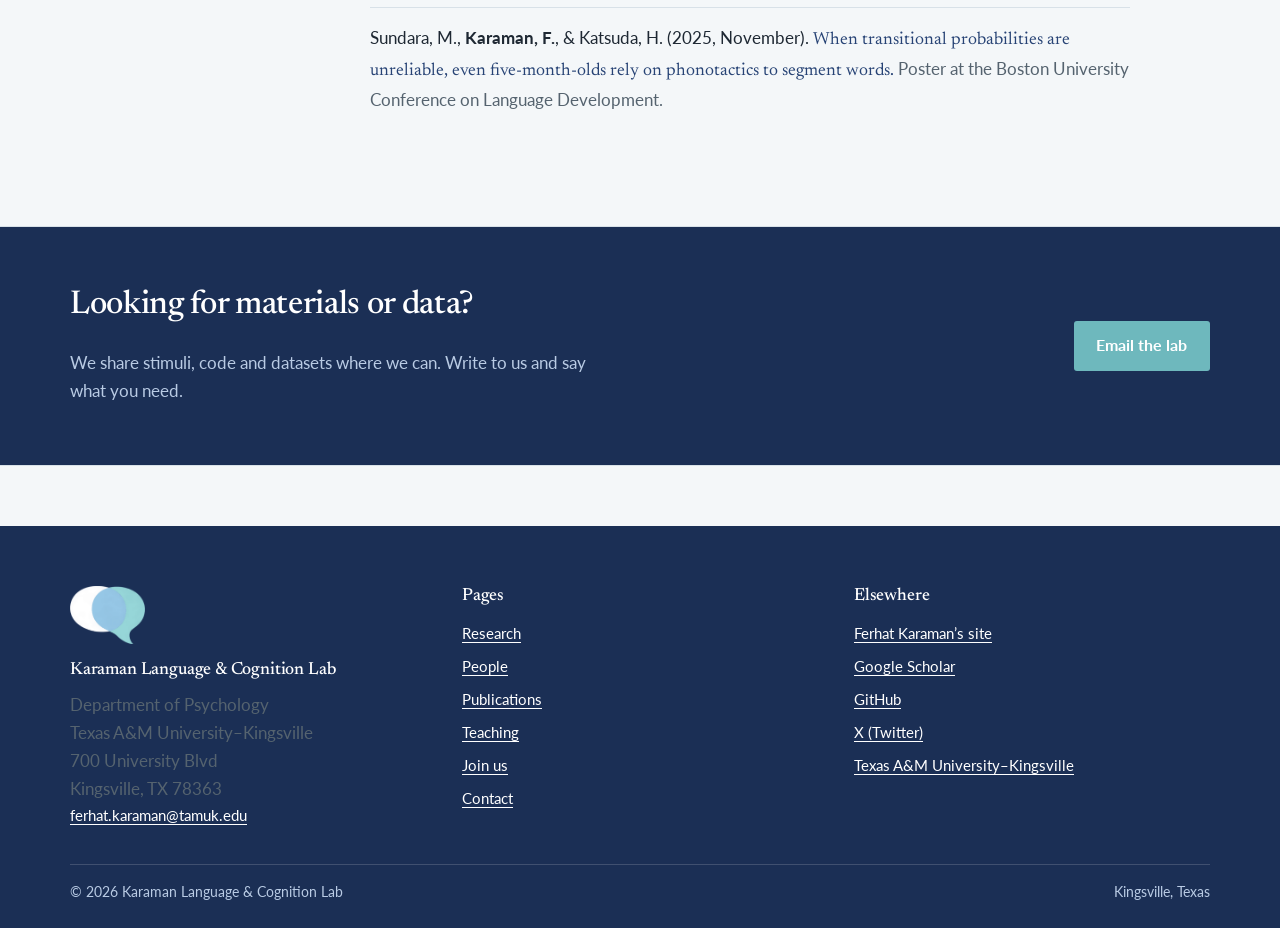
<file: publications.html>
<!DOCTYPE html>
<html lang="en">
<head>
<meta charset="utf-8">
<meta name="viewport" content="width=device-width, initial-scale=1">
<title>Publications — Karaman Language &amp; Cognition Lab</title>
<meta name="description" content="Journal articles and selected conference presentations from the lab.">
<meta name="author" content="Ferhat Karaman">
<meta property="og:title" content="Publications — Karaman Language &amp; Cognition Lab">
<meta property="og:description" content="Journal articles and selected conference presentations from the lab.">
<meta property="og:type" content="website">
<meta property="og:site_name" content="Karaman Language &amp; Cognition Lab">
<link rel="icon" type="image/png" href="assets/img/favicon.png">
<link rel="apple-touch-icon" href="assets/img/apple-touch-icon.png">
<meta name="theme-color" content="#274375">
<link rel="preconnect" href="https://fonts.googleapis.com">
<link rel="preconnect" href="https://fonts.gstatic.com" crossorigin>
<link href="https://fonts.googleapis.com/css2?family=Lato:ital,wght@0,400;0,700;1,400&amp;family=Newsreader:opsz,wght@6..72,400;6..72,500;6..72,600&amp;family=JetBrains+Mono:wght@400;500&amp;display=swap" rel="stylesheet">
<link rel="stylesheet" href="assets/css/klab.css">
</head>
<body>
<a class="skip" href="#main">Skip to content</a>

<header class="masthead">
  <div class="wrap masthead-in">
    <a class="mark" href="index.html">
      <img src="assets/img/klab-mark.png" width="336" height="259" alt="">
      <span class="mark-text">
        <span class="mark-1"><span class="mark-k">K</span>Lab</span>
        <span class="mark-2">Karaman Language &amp; Cognition Lab</span>
      </span>
    </a>
    <button class="nav-toggle" type="button" aria-expanded="false" aria-controls="sitenav">Menu</button>
    <nav id="sitenav" class="nav" aria-label="Main">
      <ul>
        <li><a href="index.html">Home</a></li>
        <li><a href="research.html">Research</a></li>
        <li><a href="people.html">People</a></li>
        <li><a href="publications.html" aria-current="page">Publications</a></li>
        <li><a href="teaching.html">Teaching</a></li>
        <li><a href="join.html">Join us</a></li>
        <li><a href="contact.html">Contact</a></li>
      </ul>
    </nav>
  </div>
</header>

<main id="main">

  <section class="page-head">
    <div class="wrap">
      <h1>Publications</h1>
      <p>Lab members are in bold. The full list, including conference talks and posters, is in the
        <a href="https://ferhatkaraman.github.io/pdf/FerhatKaraman_CV.pdf">CV</a>.</p>
    </div>
  </section>

  <section>
    <div class="wrap split">
      <h2>Journal articles</h2>
      <div>
        <p class="year">2024</p>
        <ul class="pubs">
          <li>
            <p>Lany, J., <strong>Karaman, F.</strong>, &amp; Hay, J. F. (2024).
              <span class="title">A changing role for transitional probabilities in word learning during the transition to toddlerhood?</span>
              <span class="venue"><em>Developmental Psychology, 60</em>(3), 567&ndash;581.</span>
              <span class="doi"><a href="https://doi.org/10.1037/dev0001641">doi.org/10.1037/dev0001641</a></span></p>
          </li>
          <li>
            <p><strong>Karaman, F.</strong>, Lany, J., &amp; Hay, J. F. (2024).
              <span class="title">Can infants retain statistically segmented words and mappings across a delay?</span>
              <span class="venue"><em>Cognitive Science, 48</em>, e13433.</span>
              <span class="doi"><a href="https://doi.org/10.1111/cogs.13433">doi.org/10.1111/cogs.13433</a></span></p>
          </li>
          <li>
            <p><strong>Karaman, F.</strong> (2024).
              <span class="title">Statistical language learning in children with developmental disorders.</span>
              <span class="venue"><em>Journal of Linguistics Research, 35</em>(2), 309&ndash;331.</span>
              <span class="doi"><a href="https://doi.org/10.18492/dad.1461707">doi.org/10.18492/dad.1461707</a></span></p>
          </li>
        </ul>

        <p class="year">2023</p>
        <ul class="pubs">
          <li>
            <p>&Ouml;zde&#351;, A., &amp; <strong>Karaman, F.</strong> (2023).
              <span class="title">Remembering in the digital world: Autobiographical memory in social media.</span>
              <span class="venue"><em>Current Directions in Psychiatry, 15</em>(2), 275&ndash;286.</span></p>
          </li>
        </ul>

        <p class="year">2018</p>
        <ul class="pubs">
          <li>
            <p><strong>Karaman, F.</strong>, &amp; Hay, J. F. (2018).
              <span class="title">The longevity of statistical learning: When infant memory decays, isolated words come to the rescue.</span>
              <span class="venue"><em>Journal of Experimental Psychology: Learning, Memory, and Cognition, 44</em>(2), 221&ndash;232.</span>
              <span class="doi"><a href="https://doi.org/10.1037/xlm0000448">doi.org/10.1037/xlm0000448</a></span></p>
          </li>
        </ul>

        <p class="year">2017</p>
        <ul class="pubs">
          <li>
            <p>Coppinger, B., Cannistraci, R. A., <strong>Karaman, F.</strong>, Kyle, S. C., Hobson, E. A.,
              Freeberg, T. M., &amp; Hay, J. F. (2017).
              <span class="title">Studying audience effects in animals: What we can learn from human language research.</span>
              <span class="venue"><em>Animal Behaviour, 124</em>, 161&ndash;165.</span>
              <span class="doi"><a href="https://doi.org/10.1016/j.anbehav.2016.12.020">doi.org/10.1016/j.anbehav.2016.12.020</a></span></p>
          </li>
        </ul>
      </div>
    </div>
  </section>

  <hr class="section-rule">

  <section>
    <div class="wrap split">
      <h2>Selected presentations</h2>
      <div>
        <ul class="pubs">
          <li>
            <p><strong>Karaman, F.</strong> (2026, November).
              <span class="title">Statistical word segmentation in natural speech: An individual differences study.</span>
              <span class="venue">Poster at the 67th Annual Meeting of the Psychonomic Society, San Diego, CA.</span></p>
          </li>
          <li>
            <p>Sundara, M., <strong>Karaman, F.</strong>, &amp; Katsuda, H. (2025, November).
              <span class="title">When transitional probabilities are unreliable, even five-month-olds rely on phonotactics to segment words.</span>
              <span class="venue">Poster at the Boston University Conference on Language Development.</span></p>
          </li>
        </ul>
      </div>
    </div>
  </section>

  <section class="band band-deep">
    <div class="wrap cta">
      <div>
        <h2>Looking for materials or data?</h2>
        <p>We share stimuli, code and datasets where we can. Write to us and say what you need.</p>
      </div>
      <div class="actions">
        <a class="btn btn-1" href="mailto:ferhat.karaman@tamuk.edu">Email the lab</a>
      </div>
    </div>
  </section>

</main>

  <footer class="foot">
    <div class="wrap">
      <div class="foot-grid">
        <div>
          <img class="foot-mark" src="assets/img/klab-mark-light.png" width="336" height="259" alt="">
          <h2>Karaman Language &amp; Cognition Lab</h2>
          <address>
            Department of Psychology<br>
            Texas A&amp;M University&ndash;Kingsville<br>
            700 University Blvd<br>
            Kingsville, TX 78363
          </address>
          <p><a href="mailto:ferhat.karaman@tamuk.edu">ferhat.karaman@tamuk.edu</a></p>
        </div>
        <div>
          <h2>Pages</h2>
          <ul>
            <li><a href="research.html">Research</a></li>
            <li><a href="people.html">People</a></li>
            <li><a href="publications.html">Publications</a></li>
            <li><a href="teaching.html">Teaching</a></li>
            <li><a href="join.html">Join us</a></li>
            <li><a href="contact.html">Contact</a></li>
          </ul>
        </div>
        <div>
          <h2>Elsewhere</h2>
          <ul>
            <li><a href="https://ferhatkaraman.github.io/">Ferhat Karaman&rsquo;s site</a></li>
            <li><a href="https://scholar.google.com/citations?user=p9srGFwAAAAJ&amp;hl=en">Google Scholar</a></li>
            <li><a href="https://github.com/ferhatkaraman">GitHub</a></li>
            <li><a href="https://twitter.com/KaramanFerhat">X (Twitter)</a></li>
            <li><a href="https://www.tamuk.edu/">Texas A&amp;M University&ndash;Kingsville</a></li>
          </ul>
        </div>
      </div>
      <div class="foot-base">
        <span>&copy; <span id="year">2026</span> Karaman Language &amp; Cognition Lab</span>
        <span>Kingsville, Texas</span>
      </div>
    </div>
  </footer>

<script src="assets/js/klab.js"></script>
<script>document.getElementById("year").textContent = new Date().getFullYear();</script>
</body>
</html>
</file>
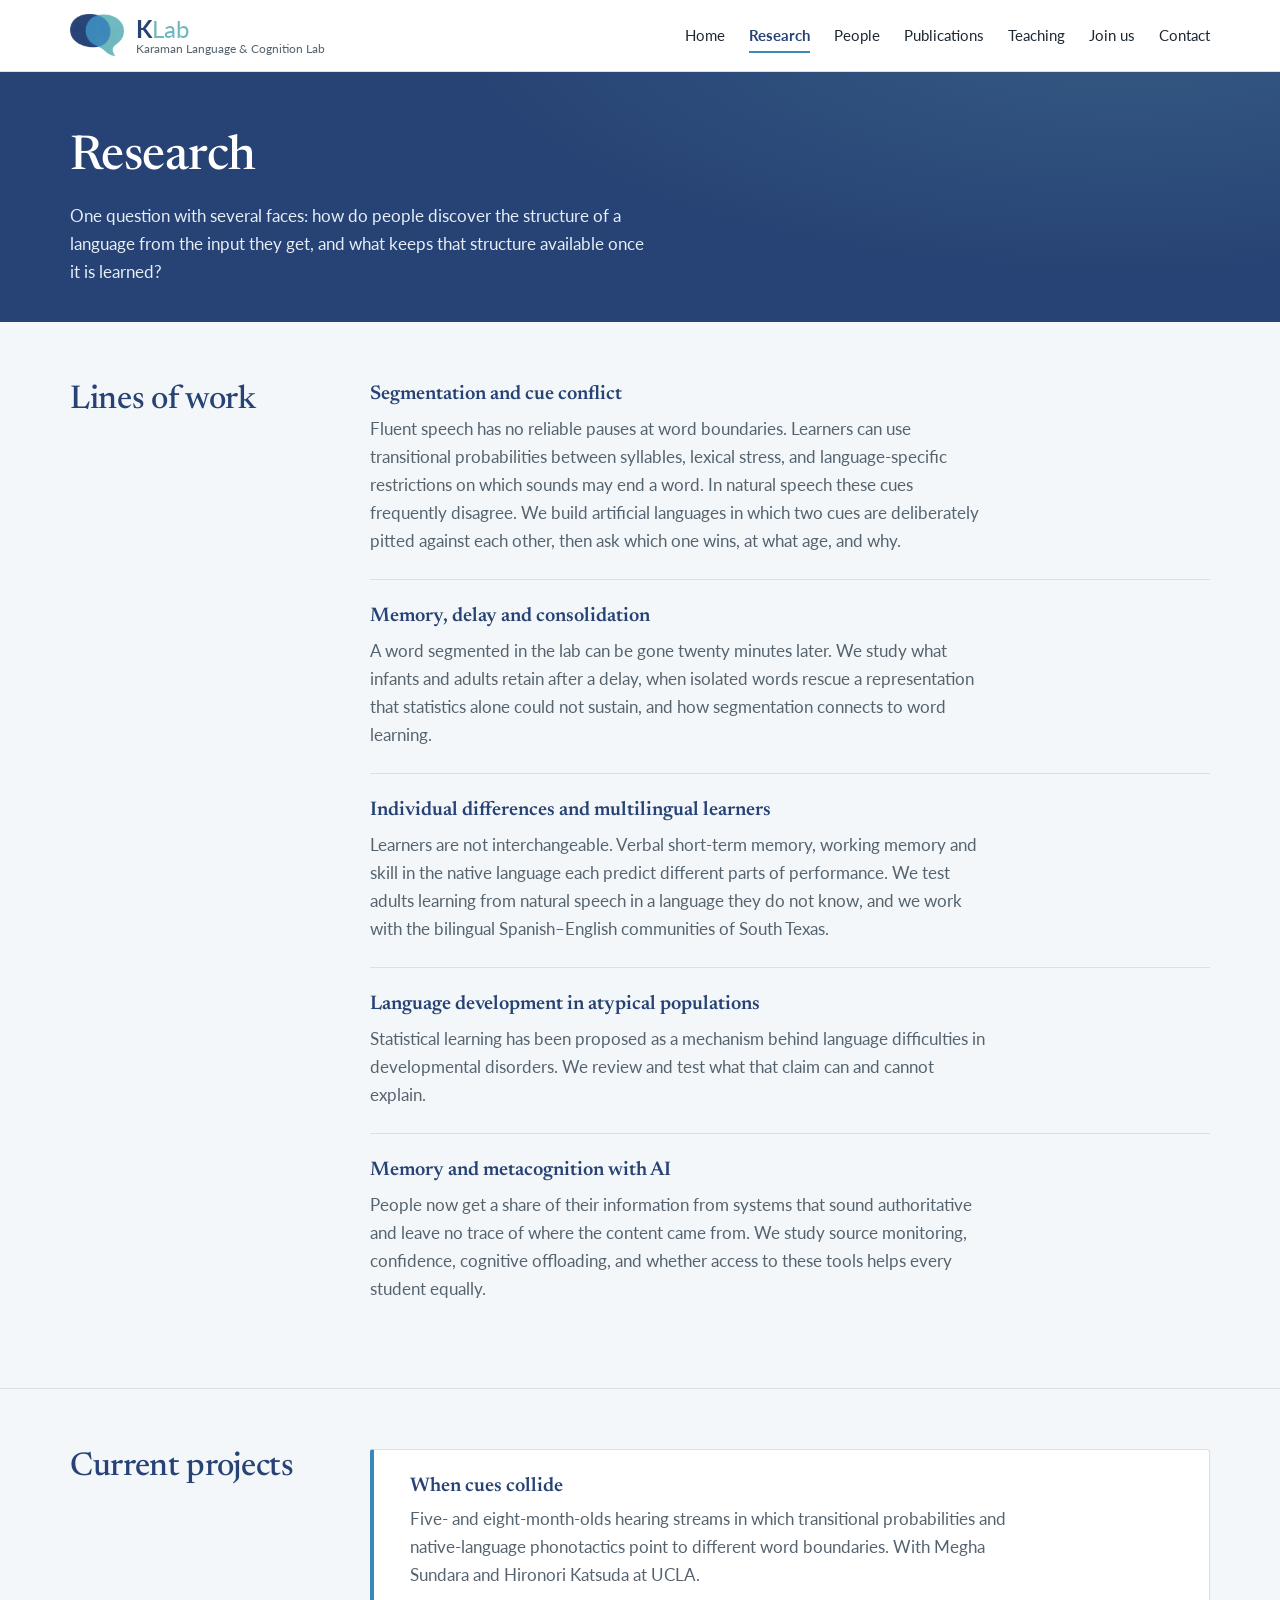
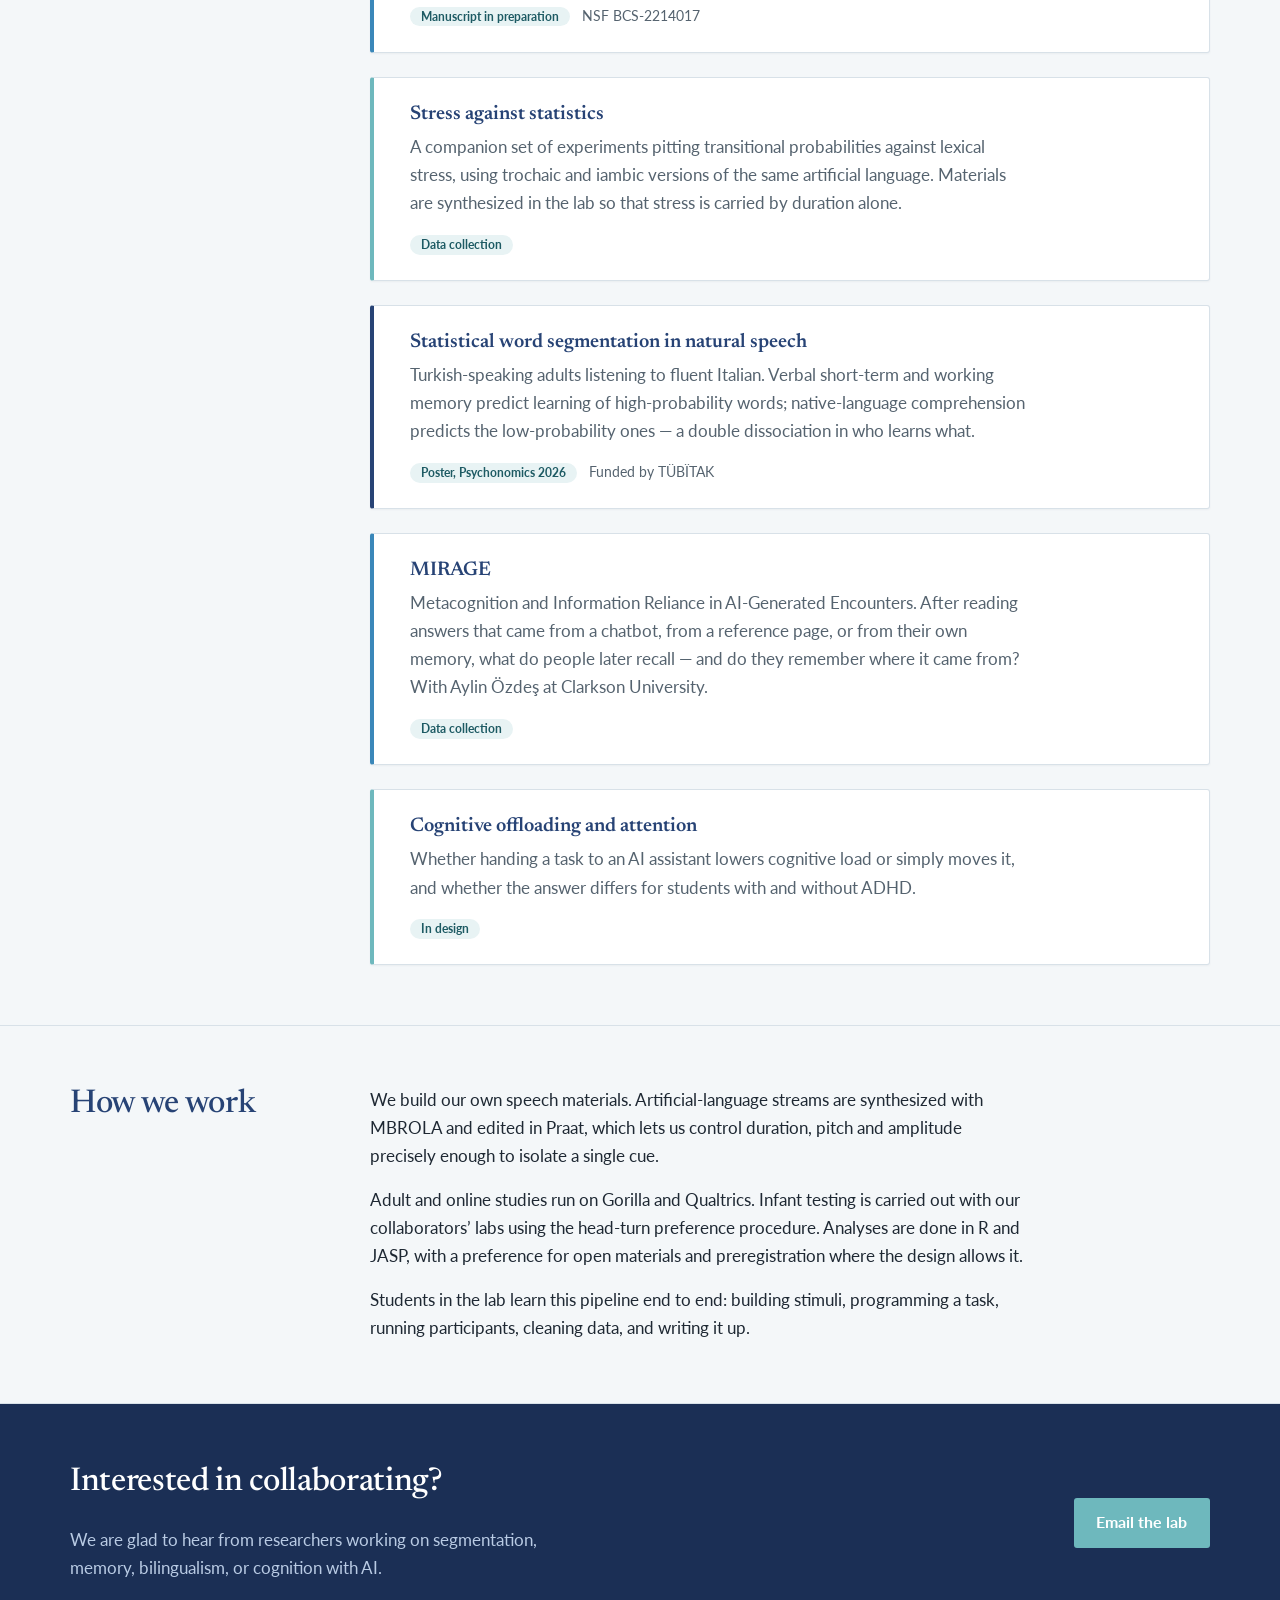
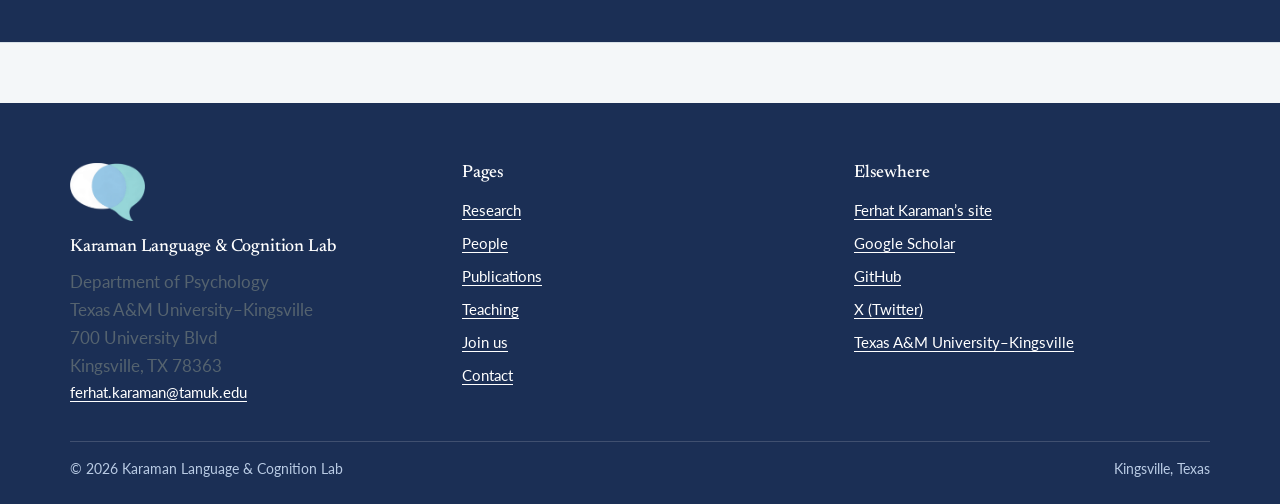
<file: research.html>
<!DOCTYPE html>
<html lang="en">
<head>
<meta charset="utf-8">
<meta name="viewport" content="width=device-width, initial-scale=1">
<title>Research — Karaman Language &amp; Cognition Lab</title>
<meta name="description" content="Word segmentation, cue conflict, memory after delay, individual differences, and memory with AI.">
<meta name="author" content="Ferhat Karaman">
<meta property="og:title" content="Research — Karaman Language &amp; Cognition Lab">
<meta property="og:description" content="Word segmentation, cue conflict, memory after delay, individual differences, and memory with AI.">
<meta property="og:type" content="website">
<meta property="og:site_name" content="Karaman Language &amp; Cognition Lab">
<link rel="icon" type="image/png" href="assets/img/favicon.png">
<link rel="apple-touch-icon" href="assets/img/apple-touch-icon.png">
<meta name="theme-color" content="#274375">
<link rel="preconnect" href="https://fonts.googleapis.com">
<link rel="preconnect" href="https://fonts.gstatic.com" crossorigin>
<link href="https://fonts.googleapis.com/css2?family=Lato:ital,wght@0,400;0,700;1,400&amp;family=Newsreader:opsz,wght@6..72,400;6..72,500;6..72,600&amp;family=JetBrains+Mono:wght@400;500&amp;display=swap" rel="stylesheet">
<link rel="stylesheet" href="assets/css/klab.css">
</head>
<body>
<a class="skip" href="#main">Skip to content</a>

<header class="masthead">
  <div class="wrap masthead-in">
    <a class="mark" href="index.html">
      <img src="assets/img/klab-mark.png" width="336" height="259" alt="">
      <span class="mark-text">
        <span class="mark-1"><span class="mark-k">K</span>Lab</span>
        <span class="mark-2">Karaman Language &amp; Cognition Lab</span>
      </span>
    </a>
    <button class="nav-toggle" type="button" aria-expanded="false" aria-controls="sitenav">Menu</button>
    <nav id="sitenav" class="nav" aria-label="Main">
      <ul>
        <li><a href="index.html">Home</a></li>
        <li><a href="research.html" aria-current="page">Research</a></li>
        <li><a href="people.html">People</a></li>
        <li><a href="publications.html">Publications</a></li>
        <li><a href="teaching.html">Teaching</a></li>
        <li><a href="join.html">Join us</a></li>
        <li><a href="contact.html">Contact</a></li>
      </ul>
    </nav>
  </div>
</header>

<main id="main">

  <section class="page-head">
    <div class="wrap">
      <h1>Research</h1>
      <p>One question with several faces: how do people discover the structure of a language from
        the input they get, and what keeps that structure available once it is learned?</p>
    </div>
  </section>

  <section>
    <div class="wrap split">
      <h2>Lines of work</h2>
      <ul class="topics">
        <li>
          <h3>Segmentation and cue conflict</h3>
          <p>Fluent speech has no reliable pauses at word boundaries. Learners can use transitional
            probabilities between syllables, lexical stress, and language-specific restrictions on
            which sounds may end a word. In natural speech these cues frequently disagree. We build
            artificial languages in which two cues are deliberately pitted against each other, then
            ask which one wins, at what age, and why.</p>
        </li>
        <li>
          <h3>Memory, delay and consolidation</h3>
          <p>A word segmented in the lab can be gone twenty minutes later. We study what infants and
            adults retain after a delay, when isolated words rescue a representation that statistics
            alone could not sustain, and how segmentation connects to word learning.</p>
        </li>
        <li>
          <h3>Individual differences and multilingual learners</h3>
          <p>Learners are not interchangeable. Verbal short-term memory, working memory and skill in
            the native language each predict different parts of performance. We test adults learning
            from natural speech in a language they do not know, and we work with the bilingual
            Spanish&ndash;English communities of South Texas.</p>
        </li>
        <li>
          <h3>Language development in atypical populations</h3>
          <p>Statistical learning has been proposed as a mechanism behind language difficulties in
            developmental disorders. We review and test what that claim can and cannot explain.</p>
        </li>
        <li>
          <h3>Memory and metacognition with AI</h3>
          <p>People now get a share of their information from systems that sound authoritative and
            leave no trace of where the content came from. We study source monitoring, confidence,
            cognitive offloading, and whether access to these tools helps every student equally.</p>
        </li>
      </ul>
    </div>
  </section>

  <hr class="section-rule">

  <section>
    <div class="wrap split">
      <h2>Current projects</h2>
      <ul class="projects">
        <li class="project">
          <h3>When cues collide</h3>
          <p>Five- and eight-month-olds hearing streams in which transitional probabilities and
            native-language phonotactics point to different word boundaries. With Megha Sundara and
            Hironori Katsuda at UCLA.</p>
          <p class="meta"><span class="status">Manuscript in preparation</span> &nbsp; NSF BCS-2214017</p>
        </li>
        <li class="project">
          <h3>Stress against statistics</h3>
          <p>A companion set of experiments pitting transitional probabilities against lexical stress,
            using trochaic and iambic versions of the same artificial language. Materials are
            synthesized in the lab so that stress is carried by duration alone.</p>
          <p class="meta"><span class="status">Data collection</span></p>
        </li>
        <li class="project">
          <h3>Statistical word segmentation in natural speech</h3>
          <p>Turkish-speaking adults listening to fluent Italian. Verbal short-term and working memory
            predict learning of high-probability words; native-language comprehension predicts the
            low-probability ones &mdash; a double dissociation in who learns what.</p>
          <p class="meta"><span class="status">Poster, Psychonomics 2026</span> &nbsp; Funded by T&Uuml;B&Iuml;TAK</p>
        </li>
        <li class="project">
          <h3>MIRAGE</h3>
          <p>Metacognition and Information Reliance in AI-Generated Encounters. After reading answers
            that came from a chatbot, from a reference page, or from their own memory, what do people
            later recall &mdash; and do they remember where it came from? With Aylin &Ouml;zde&#351; at
            Clarkson University.</p>
          <p class="meta"><span class="status">Data collection</span></p>
        </li>
        <li class="project">
          <h3>Cognitive offloading and attention</h3>
          <p>Whether handing a task to an AI assistant lowers cognitive load or simply moves it, and
            whether the answer differs for students with and without ADHD.</p>
          <p class="meta"><span class="status">In design</span></p>
        </li>
      </ul>
    </div>
  </section>

  <hr class="section-rule">

  <section>
    <div class="wrap split">
      <h2>How we work</h2>
      <div>
        <p class="measure">We build our own speech materials. Artificial-language streams are
          synthesized with MBROLA and edited in Praat, which lets us control duration, pitch and
          amplitude precisely enough to isolate a single cue.</p>
        <p class="measure">Adult and online studies run on Gorilla and Qualtrics. Infant testing is
          carried out with our collaborators&rsquo; labs using the head-turn preference procedure.
          Analyses are done in R and JASP, with a preference for open materials and preregistration
          where the design allows it.</p>
        <p class="measure">Students in the lab learn this pipeline end to end: building stimuli,
          programming a task, running participants, cleaning data, and writing it up.</p>
      </div>
    </div>
  </section>

  <section class="band band-deep">
    <div class="wrap cta">
      <div>
        <h2>Interested in collaborating?</h2>
        <p>We are glad to hear from researchers working on segmentation, memory, bilingualism, or
          cognition with AI.</p>
      </div>
      <div class="actions">
        <a class="btn btn-1" href="mailto:ferhat.karaman@tamuk.edu">Email the lab</a>
      </div>
    </div>
  </section>

</main>

  <footer class="foot">
    <div class="wrap">
      <div class="foot-grid">
        <div>
          <img class="foot-mark" src="assets/img/klab-mark-light.png" width="336" height="259" alt="">
          <h2>Karaman Language &amp; Cognition Lab</h2>
          <address>
            Department of Psychology<br>
            Texas A&amp;M University&ndash;Kingsville<br>
            700 University Blvd<br>
            Kingsville, TX 78363
          </address>
          <p><a href="mailto:ferhat.karaman@tamuk.edu">ferhat.karaman@tamuk.edu</a></p>
        </div>
        <div>
          <h2>Pages</h2>
          <ul>
            <li><a href="research.html">Research</a></li>
            <li><a href="people.html">People</a></li>
            <li><a href="publications.html">Publications</a></li>
            <li><a href="teaching.html">Teaching</a></li>
            <li><a href="join.html">Join us</a></li>
            <li><a href="contact.html">Contact</a></li>
          </ul>
        </div>
        <div>
          <h2>Elsewhere</h2>
          <ul>
            <li><a href="https://ferhatkaraman.github.io/">Ferhat Karaman&rsquo;s site</a></li>
            <li><a href="https://scholar.google.com/citations?user=p9srGFwAAAAJ&amp;hl=en">Google Scholar</a></li>
            <li><a href="https://github.com/ferhatkaraman">GitHub</a></li>
            <li><a href="https://twitter.com/KaramanFerhat">X (Twitter)</a></li>
            <li><a href="https://www.tamuk.edu/">Texas A&amp;M University&ndash;Kingsville</a></li>
          </ul>
        </div>
      </div>
      <div class="foot-base">
        <span>&copy; <span id="year">2026</span> Karaman Language &amp; Cognition Lab</span>
        <span>Kingsville, Texas</span>
      </div>
    </div>
  </footer>

<script src="assets/js/klab.js"></script>
<script>document.getElementById("year").textContent = new Date().getFullYear();</script>
</body>
</html>
</file>
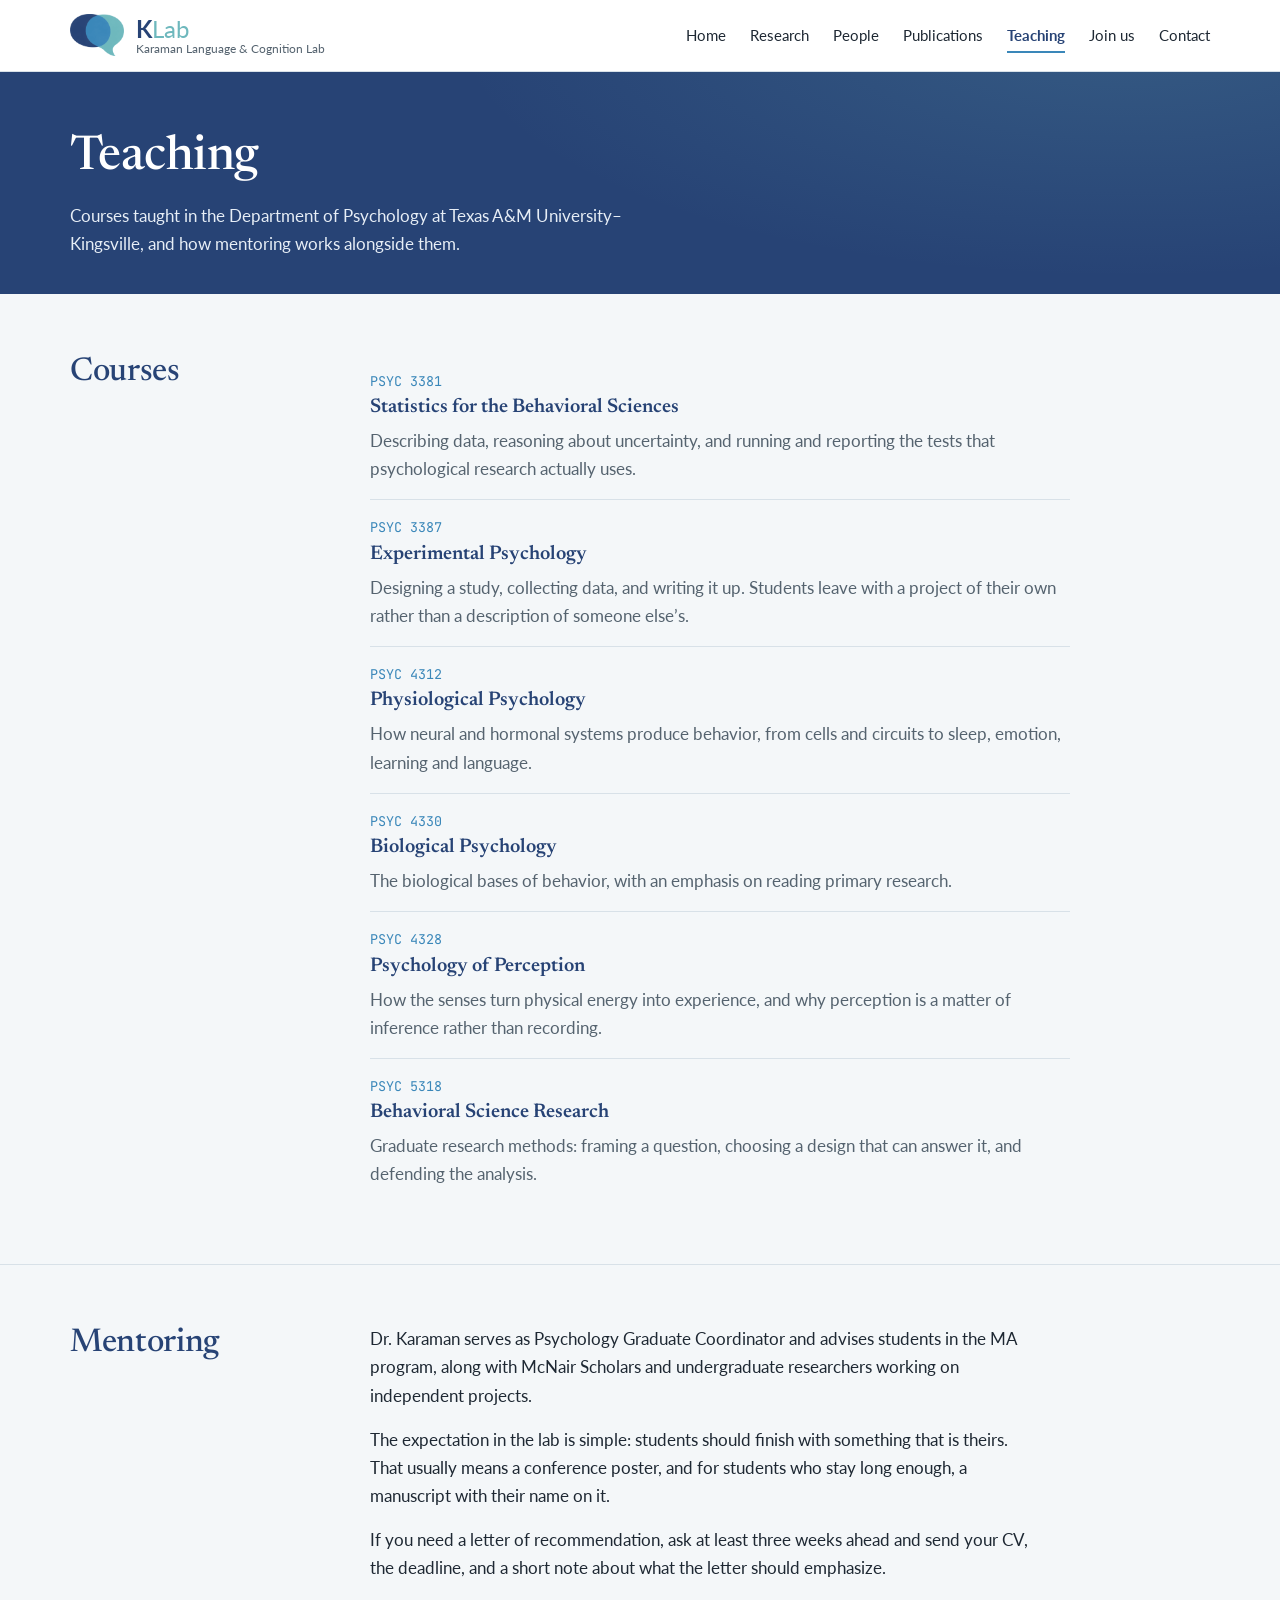
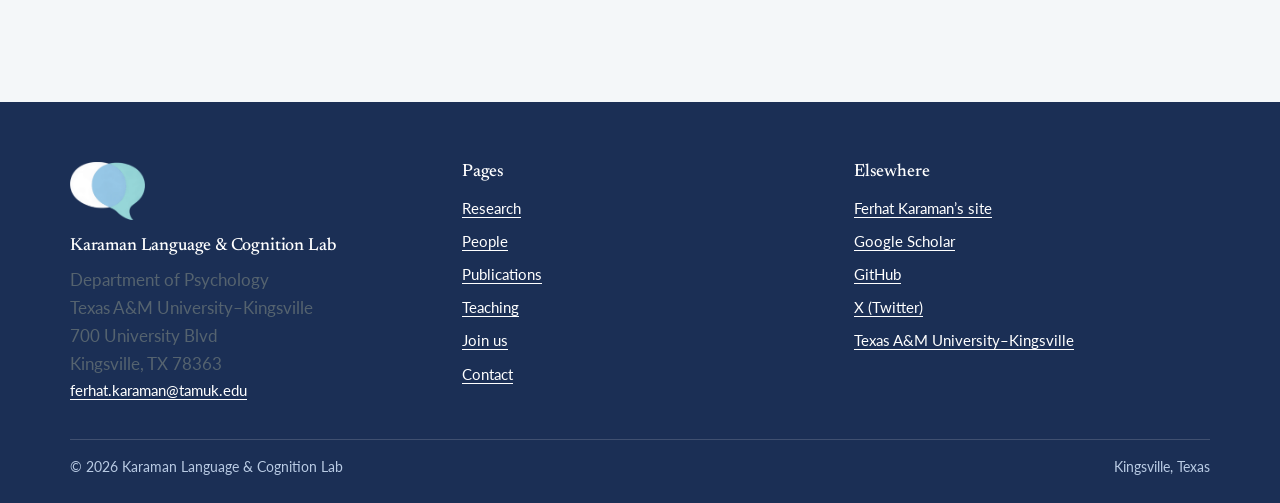
<file: teaching.html>
<!DOCTYPE html>
<html lang="en">
<head>
<meta charset="utf-8">
<meta name="viewport" content="width=device-width, initial-scale=1">
<title>Teaching — Karaman Language &amp; Cognition Lab</title>
<meta name="description" content="Courses taught at Texas A&amp;M University-Kingsville and how mentoring works in the lab.">
<meta name="author" content="Ferhat Karaman">
<meta property="og:title" content="Teaching — Karaman Language &amp; Cognition Lab">
<meta property="og:description" content="Courses taught at Texas A&amp;M University-Kingsville and how mentoring works in the lab.">
<meta property="og:type" content="website">
<meta property="og:site_name" content="Karaman Language &amp; Cognition Lab">
<link rel="icon" type="image/png" href="assets/img/favicon.png">
<link rel="apple-touch-icon" href="assets/img/apple-touch-icon.png">
<meta name="theme-color" content="#274375">
<link rel="preconnect" href="https://fonts.googleapis.com">
<link rel="preconnect" href="https://fonts.gstatic.com" crossorigin>
<link href="https://fonts.googleapis.com/css2?family=Lato:ital,wght@0,400;0,700;1,400&amp;family=Newsreader:opsz,wght@6..72,400;6..72,500;6..72,600&amp;family=JetBrains+Mono:wght@400;500&amp;display=swap" rel="stylesheet">
<link rel="stylesheet" href="assets/css/klab.css">
</head>
<body>
<a class="skip" href="#main">Skip to content</a>

<header class="masthead">
  <div class="wrap masthead-in">
    <a class="mark" href="index.html">
      <img src="assets/img/klab-mark.png" width="336" height="259" alt="">
      <span class="mark-text">
        <span class="mark-1"><span class="mark-k">K</span>Lab</span>
        <span class="mark-2">Karaman Language &amp; Cognition Lab</span>
      </span>
    </a>
    <button class="nav-toggle" type="button" aria-expanded="false" aria-controls="sitenav">Menu</button>
    <nav id="sitenav" class="nav" aria-label="Main">
      <ul>
        <li><a href="index.html">Home</a></li>
        <li><a href="research.html">Research</a></li>
        <li><a href="people.html">People</a></li>
        <li><a href="publications.html">Publications</a></li>
        <li><a href="teaching.html" aria-current="page">Teaching</a></li>
        <li><a href="join.html">Join us</a></li>
        <li><a href="contact.html">Contact</a></li>
      </ul>
    </nav>
  </div>
</header>

<main id="main">

  <section class="page-head">
    <div class="wrap">
      <h1>Teaching</h1>
      <p>Courses taught in the Department of Psychology at Texas A&amp;M University&ndash;Kingsville,
        and how mentoring works alongside them.</p>
    </div>
  </section>

  <section>
    <div class="wrap split">
      <h2>Courses</h2>
      <ul class="courses">
        <li>
          <p class="code">PSYC 3381</p>
          <h3>Statistics for the Behavioral Sciences</h3>
          <p>Describing data, reasoning about uncertainty, and running and reporting the tests that
            psychological research actually uses.</p>
        </li>
        <li>
          <p class="code">PSYC 3387</p>
          <h3>Experimental Psychology</h3>
          <p>Designing a study, collecting data, and writing it up. Students leave with a project of
            their own rather than a description of someone else&rsquo;s.</p>
        </li>
        <li>
          <p class="code">PSYC 4312</p>
          <h3>Physiological Psychology</h3>
          <p>How neural and hormonal systems produce behavior, from cells and circuits to sleep,
            emotion, learning and language.</p>
        </li>
        <li>
          <p class="code">PSYC 4330</p>
          <h3>Biological Psychology</h3>
          <p>The biological bases of behavior, with an emphasis on reading primary research.</p>
        </li>
        <li>
          <p class="code">PSYC 4328</p>
          <h3>Psychology of Perception</h3>
          <p>How the senses turn physical energy into experience, and why perception is a matter of
            inference rather than recording.</p>
        </li>
        <li>
          <p class="code">PSYC 5318</p>
          <h3>Behavioral Science Research</h3>
          <p>Graduate research methods: framing a question, choosing a design that can answer it, and
            defending the analysis.</p>
        </li>
      </ul>
    </div>
  </section>

  <hr class="section-rule">

  <section>
    <div class="wrap split">
      <h2>Mentoring</h2>
      <div>
        <p class="measure">Dr. Karaman serves as Psychology Graduate Coordinator and advises students
          in the MA program, along with McNair Scholars and undergraduate researchers working on
          independent projects.</p>
        <p class="measure">The expectation in the lab is simple: students should finish with something
          that is theirs. That usually means a conference poster, and for students who stay long enough,
          a manuscript with their name on it.</p>
        <p class="measure">If you need a letter of recommendation, ask at least three weeks ahead and
          send your CV, the deadline, and a short note about what the letter should emphasize.</p>
      </div>
    </div>
  </section>

</main>

  <footer class="foot">
    <div class="wrap">
      <div class="foot-grid">
        <div>
          <img class="foot-mark" src="assets/img/klab-mark-light.png" width="336" height="259" alt="">
          <h2>Karaman Language &amp; Cognition Lab</h2>
          <address>
            Department of Psychology<br>
            Texas A&amp;M University&ndash;Kingsville<br>
            700 University Blvd<br>
            Kingsville, TX 78363
          </address>
          <p><a href="mailto:ferhat.karaman@tamuk.edu">ferhat.karaman@tamuk.edu</a></p>
        </div>
        <div>
          <h2>Pages</h2>
          <ul>
            <li><a href="research.html">Research</a></li>
            <li><a href="people.html">People</a></li>
            <li><a href="publications.html">Publications</a></li>
            <li><a href="teaching.html">Teaching</a></li>
            <li><a href="join.html">Join us</a></li>
            <li><a href="contact.html">Contact</a></li>
          </ul>
        </div>
        <div>
          <h2>Elsewhere</h2>
          <ul>
            <li><a href="https://ferhatkaraman.github.io/">Ferhat Karaman&rsquo;s site</a></li>
            <li><a href="https://scholar.google.com/citations?user=p9srGFwAAAAJ&amp;hl=en">Google Scholar</a></li>
            <li><a href="https://github.com/ferhatkaraman">GitHub</a></li>
            <li><a href="https://twitter.com/KaramanFerhat">X (Twitter)</a></li>
            <li><a href="https://www.tamuk.edu/">Texas A&amp;M University&ndash;Kingsville</a></li>
          </ul>
        </div>
      </div>
      <div class="foot-base">
        <span>&copy; <span id="year">2026</span> Karaman Language &amp; Cognition Lab</span>
        <span>Kingsville, Texas</span>
      </div>
    </div>
  </footer>

<script src="assets/js/klab.js"></script>
<script>document.getElementById("year").textContent = new Date().getFullYear();</script>
</body>
</html>
</file>
<file: assets/css/klab.css>
/* ==========================================================================
   Karaman Language & Cognition Lab
   assets/css/klab.css
   Palette is taken directly from the KLab logo. Everything tunable lives in
   the :root block below.
   ========================================================================== */

:root {
  /* brand — sampled from the lab logo */
  --navy:       #274375;
  --navy-deep:  #1B2F55;
  --navy-soft:  #35558C;
  --blue:       #3A87B9;
  --teal:       #6EB8BD;
  --teal-pale:  #A8D8DA;

  /* neutrals */
  --paper:      #F4F7F9;
  --surface:    #FFFFFF;
  --ink:        #1E2833;
  --ink-soft:   #55636F;
  --rule:       #D8E1E8;
  --on-navy:      #FFFFFF;
  --on-navy-soft: #B9CBE4;

  /* type */
  --display: "Newsreader", Georgia, "Times New Roman", serif;
  --body:    "Lato", -apple-system, BlinkMacSystemFont, "Segoe UI", Helvetica, Arial, sans-serif;
  --mono:    "JetBrains Mono", ui-monospace, SFMono-Regular, Menlo, Consolas, monospace;

  /* measure & rhythm */
  --wrap: 1140px;
  --measure: 66ch;
  --s1: .5rem;
  --s2: 1rem;
  --s3: 1.5rem;
  --s4: 2.25rem;
  --s5: 3.75rem;
  --s6: 5.5rem;
}

*, *::before, *::after { box-sizing: border-box; }

html { -webkit-text-size-adjust: 100%; scroll-behavior: smooth; }

body {
  margin: 0;
  background: var(--paper);
  color: var(--ink);
  font-family: var(--body);
  font-size: 1.0625rem;
  line-height: 1.65;
  /* font smoothing is left on the browser default on purpose: forcing
     antialiasing makes text look thin and soft on Windows and on non-retina
     screens, which is the usual cause of "blurry" type */
  text-rendering: optimizeLegibility;
}

img { max-width: 100%; height: auto; display: block; }

a { color: inherit; text-decoration-thickness: 1px; text-underline-offset: 3px; }
a:hover { text-decoration-color: var(--blue); }

:focus-visible { outline: 2px solid var(--blue); outline-offset: 3px; border-radius: 2px; }

.skip { position: absolute; left: -9999px; top: 0; background: var(--navy); color: #fff; padding: .75rem 1rem; z-index: 100; }
.skip:focus { left: 0; }

.wrap { width: min(100% - 2.5rem, var(--wrap)); margin-inline: auto; }
.measure { max-width: var(--measure); }
.visually-hidden {
  position: absolute; width: 1px; height: 1px; overflow: hidden;
  clip: rect(0 0 0 0); clip-path: inset(50%); white-space: nowrap;
}

/* --------------------------------------------------------------- masthead */

.masthead {
  background: var(--surface);
  border-bottom: 1px solid var(--rule);
  position: sticky; top: 0; z-index: 50;
}
.masthead-in {
  display: flex; align-items: center; justify-content: space-between;
  gap: var(--s3); padding-block: .9rem;
}

.mark { display: flex; align-items: center; gap: .75rem; text-decoration: none; }
.mark img { height: 42px; width: auto; }
.mark-text { display: flex; flex-direction: column; line-height: 1.1; }
.mark-1 { font-size: 1.5rem; font-weight: 400; color: var(--teal); letter-spacing: -.01em; }
.mark-k { font-weight: 700; color: var(--navy); }
.mark-2 { font-size: .74rem; color: var(--ink-soft); }

.nav ul { display: flex; gap: 1.5rem; list-style: none; margin: 0; padding: 0; }
.nav a {
  text-decoration: none; font-size: .95rem;
  padding-block: .4rem; border-bottom: 2px solid transparent; color: var(--ink);
}
.nav a:hover { border-bottom-color: var(--teal); }
.nav a[aria-current="page"] { border-bottom-color: var(--blue); color: var(--navy); font-weight: 700; }

.nav-toggle {
  display: none; font: inherit; font-size: .9rem;
  background: none; border: 1px solid var(--rule); border-radius: 4px;
  padding: .45rem .75rem; color: var(--ink); cursor: pointer;
}

/* ------------------------------------------------------------------- hero */

.hero {
  background:
    radial-gradient(90rem 40rem at 78% -10%, rgba(110,184,189,.20), transparent 60%),
    radial-gradient(60rem 30rem at 0% 110%, rgba(58,135,185,.28), transparent 62%),
    var(--navy);
  color: var(--on-navy);
  padding-block: var(--s6) var(--s5);
}
.hero-kicker { font-size: .84rem; color: var(--on-navy-soft); margin: 0 0 var(--s4); }

/* the speech stream */
.stream {
  font-family: var(--mono);
  font-size: clamp(1rem, 2.5vw, 1.5rem);
  line-height: 2.4;
  word-break: break-word;
  margin: 0 0 var(--s4);
  color: #EAF1F8;
}
.stream .w {
  display: inline-block;
  padding-bottom: .16em;
  background-image: linear-gradient(var(--teal), var(--teal));
  background-repeat: no-repeat;
  background-position: 0 100%;
  background-size: 0% 2px;
  margin-inline: 0;
  transition: margin .85s cubic-bezier(.2,.7,.2,1), background-size .85s cubic-bezier(.2,.7,.2,1);
  transition-delay: calc(var(--i) * 45ms);
}
.stream .w:nth-child(odd) { background-image: linear-gradient(var(--blue), var(--blue)); }
.stream.segmented .w { margin-inline: .42em; background-size: 100% 2px; }
.stream .tail { color: var(--on-navy-soft); }

.hero h1 {
  font-family: var(--display);
  font-weight: 500;
  font-size: clamp(2.1rem, 4.9vw, 3.5rem);
  line-height: 1.12;
  letter-spacing: -.012em;
  margin: 0 0 var(--s3);
  max-width: 19ch;
}
.hero p.lede { max-width: 54ch; font-size: 1.12rem; margin: 0 0 var(--s4); color: #E7EEF6; }
.hero .note {
  max-width: 56ch; color: var(--on-navy-soft); font-size: .93rem;
  margin: var(--s4) 0 0; padding-left: 1rem; border-left: 2px solid var(--teal);
}

.actions { display: flex; flex-wrap: wrap; gap: .75rem; }
.btn {
  display: inline-block; text-decoration: none;
  padding: .72rem 1.35rem; border-radius: 3px;
  font-size: .97rem; font-weight: 700;
  border: 1px solid transparent;
  transition: background-color .15s ease, border-color .15s ease;
}
.btn-1 { background: var(--teal); color: #10303A; }
.btn-1:hover { background: var(--teal-pale); }
.btn-2 { border-color: rgba(255,255,255,.45); color: #fff; }
.btn-2:hover { border-color: #fff; background: rgba(255,255,255,.08); }
.btn-dark { background: var(--navy); color: #fff; }
.btn-dark:hover { background: var(--navy-deep); }

/* ------------------------------------------------------------- page heads */

.page-head {
  background:
    radial-gradient(70rem 26rem at 88% -20%, rgba(110,184,189,.20), transparent 60%),
    var(--navy);
  color: var(--on-navy);
  padding-block: var(--s5) var(--s4);
}
.page-head h1 {
  font-family: var(--display); font-weight: 500;
  font-size: clamp(2rem, 4.2vw, 3rem); line-height: 1.12;
  letter-spacing: -.012em; margin: 0 0 var(--s2); max-width: 22ch;
}
.page-head p { max-width: 58ch; margin: 0; color: #E7EEF6; }
.page-head a { color: #fff; }

/* ---------------------------------------------------------------- section */

section { padding-block: var(--s5); }
.page-head + section { padding-top: var(--s5); }

h2 {
  font-family: var(--display); font-weight: 500;
  font-size: clamp(1.55rem, 2.6vw, 2.05rem); line-height: 1.18;
  letter-spacing: -.01em; margin: 0 0 var(--s3); color: var(--navy);
}
h3 { font-family: var(--display); font-weight: 600; font-size: 1.24rem; line-height: 1.3; margin: 0 0 .4rem; }
h4 { font-size: 1rem; margin: 0 0 .3rem; }
p { margin: 0 0 var(--s2); }
p:last-child { margin-bottom: 0; }

.section-rule { border: 0; border-top: 1px solid var(--rule); margin: 0; }

.split {
  display: grid;
  grid-template-columns: minmax(0, 15rem) minmax(0, 1fr);
  gap: var(--s4) var(--s5);
  align-items: start;
}
.split > h2 { position: sticky; top: 6rem; margin-bottom: 0; }

/* ---------------------------------------------------------- research list */

.topics { list-style: none; margin: 0; padding: 0; }
.topics > li { padding-block: var(--s3); border-top: 1px solid var(--rule); }
.topics > li:first-child { border-top: 0; padding-top: 0; }
.topics h3 { margin-bottom: .45rem; color: var(--navy); }
.topics p { color: var(--ink-soft); max-width: 62ch; }

.projects { list-style: none; margin: 0; padding: 0; display: grid; gap: var(--s3); }
.project {
  background: var(--surface);
  border: 1px solid var(--rule);
  border-left: 4px solid var(--blue);
  border-radius: 3px;
  padding: var(--s3) var(--s3) var(--s3) var(--s4);
  box-shadow: 0 1px 2px rgba(31, 51, 84, .05);
}
.project:nth-child(3n+2) { border-left-color: var(--teal); }
.project:nth-child(3n+3) { border-left-color: var(--navy); }
.project h3 { margin-bottom: .35rem; color: var(--navy); }
.project p { color: var(--ink-soft); max-width: 62ch; }
.project .meta { font-size: .85rem; color: var(--ink-soft); margin-top: .7rem; }
.status {
  font-size: .78rem; font-weight: 700;
  border-radius: 999px; padding: .15rem .7rem; white-space: nowrap;
  background: #E8F3F4; color: #1D5A63;
}

/* ----------------------------------------------------------------- people */

.people { list-style: none; margin: 0; padding: 0; display: grid; gap: var(--s4); }
.people.cols { grid-template-columns: repeat(auto-fill, minmax(18rem, 1fr)); }

.person { display: grid; grid-template-columns: 6rem minmax(0,1fr); gap: var(--s3); align-items: start; }
.person.lead { grid-template-columns: 13rem minmax(0,1fr); gap: var(--s4); }

.portrait {
  width: 100%; aspect-ratio: 1; border-radius: 50%; overflow: hidden;
  background: var(--navy); color: #fff;
  display: grid; place-items: center;
  font-family: var(--display); font-weight: 600; font-size: 1.5rem;
  box-shadow: 0 0 0 1px var(--rule), 0 0 0 6px var(--surface), 0 0 0 7px var(--rule);
}
.person.lead .portrait { font-size: 2.6rem; }
.portrait img { width: 100%; height: 100%; object-fit: cover; }

.role { color: var(--blue); font-size: .92rem; font-weight: 700; margin: 0 0 .5rem; }
.person p { color: var(--ink-soft); font-size: .98rem; }
.person h3 { color: var(--navy); font-size: 1.32rem; }

.inline-links { list-style: none; display: flex; flex-wrap: wrap; gap: .3rem 1.1rem; margin: .8rem 0 0; padding: 0; font-size: .92rem; }
.inline-links a { color: var(--navy); }

.facts { margin: var(--s2) 0 0; padding: 0; list-style: none; font-size: .95rem; color: var(--ink-soft); }
.facts li { padding-block: .4rem; border-top: 1px solid var(--rule); }

.roster { list-style: none; margin: 0; padding: 0; }
.roster li { padding-block: .75rem; border-top: 1px solid var(--rule); display: flex; flex-wrap: wrap; gap: .2rem 1rem; justify-content: space-between; }
.roster li:first-child { border-top: 0; }
.roster .where { color: var(--ink-soft); font-size: .92rem; }

/* ----------------------------------------------------------- publications */

.year {
  font-family: var(--display); font-weight: 600; font-size: 1.5rem; color: var(--navy);
  margin: 0 0 var(--s2); padding-bottom: .3rem; border-bottom: 2px solid var(--teal);
  display: inline-block;
}
.pubs { list-style: none; margin: 0 0 var(--s4); padding: 0; }
.pubs li { padding-block: var(--s2); border-top: 1px solid var(--rule); max-width: 76ch; }
.pubs li:first-child { border-top: 0; }
.pubs .title { font-family: var(--display); font-size: 1.1rem; color: var(--navy); }
.pubs .venue { color: var(--ink-soft); }
.pubs .doi { font-size: .88rem; }
.pubs .doi a { color: var(--blue); }

/* ------------------------------------------------------------------- news */

.news { list-style: none; margin: 0; padding: 0; }
.news li { display: grid; grid-template-columns: 7.5rem minmax(0,1fr); gap: var(--s2); padding-block: .95rem; border-top: 1px solid var(--rule); }
.news li:first-child { border-top: 0; }
.news time { color: var(--blue); font-size: .88rem; font-weight: 700; padding-top: .2rem; }

/* ------------------------------------------------------------------ lists */

.plain { padding-left: 1.15rem; margin: 0 0 var(--s2); }
.plain li { margin-bottom: .5rem; max-width: 62ch; color: var(--ink-soft); }
.plain li::marker { color: var(--teal); }

/* ------------------------------------------------------------------ bands */

.band { background: var(--surface); border-block: 1px solid var(--rule); }
.band-deep { background: var(--navy-deep); color: var(--on-navy); }
.band-deep h2 { color: #fff; }
.band-deep p { color: var(--on-navy-soft); }
.band-deep a { color: #fff; }

.cta { display: grid; grid-template-columns: minmax(0,1fr) auto; gap: var(--s4); align-items: center; }
.cta p { max-width: 52ch; }

.courses { list-style: none; margin: 0; padding: 0; }
.courses li { padding-block: var(--s2); border-top: 1px solid var(--rule); max-width: 70ch; }
.courses li:first-child { border-top: 0; }
.courses .code { font-family: var(--mono); font-size: .84rem; color: var(--blue); margin-bottom: .2rem; }
.courses h3 { color: var(--navy); }
.courses p:not(.code) { color: var(--ink-soft); }

.contact-grid { display: grid; grid-template-columns: repeat(auto-fit, minmax(15rem, 1fr)); gap: var(--s4); }
address { font-style: normal; color: var(--ink-soft); }

/* ----------------------------------------------------------------- footer */

.foot { background: var(--navy-deep); color: var(--on-navy); padding-block: var(--s5) var(--s3); margin-top: var(--s5); }
.foot-grid { display: grid; grid-template-columns: repeat(auto-fit, minmax(14rem, 1fr)); gap: var(--s4); }
.foot-mark { height: 58px; width: auto; margin-bottom: var(--s2); }
.foot h2 { font-size: 1.1rem; margin-bottom: .6rem; color: #fff; }
.foot p, .foot li { color: var(--on-navy-soft); font-size: .95rem; }
.foot ul { list-style: none; margin: 0; padding: 0; }
.foot li { padding-block: .25rem; }
.foot a { color: #fff; }
.foot-base {
  margin-top: var(--s4); padding-top: var(--s2);
  border-top: 1px solid rgba(255,255,255,.16);
  font-size: .85rem; color: var(--on-navy-soft);
  display: flex; flex-wrap: wrap; gap: .4rem 1.5rem; justify-content: space-between;
}

/* ------------------------------------------------------------ responsive */

@media (max-width: 880px) {
  .split { grid-template-columns: 1fr; gap: var(--s3); }
  .split > h2 { position: static; }
  .cta { grid-template-columns: 1fr; }
  .person.lead { grid-template-columns: 1fr; }
  .person.lead .portrait { width: 9rem; }
}

@media (max-width: 720px) {
  .nav-toggle { display: block; }
  .nav {
    display: none; position: absolute; left: 0; right: 0; top: 100%;
    background: var(--surface); border-bottom: 1px solid var(--rule);
    padding: var(--s2) 1.25rem var(--s3);
    box-shadow: 0 10px 20px rgba(27,47,85,.08);
  }
  .nav.open { display: block; }
  .nav ul { flex-direction: column; gap: 0; }
  .nav a { display: block; padding-block: .7rem; border-bottom: 1px solid var(--rule); }
  .masthead-in { position: relative; }
  .mark img { height: 34px; }
  .mark-1 { font-size: 1.25rem; }
  .mark-2 { display: none; }
  .news li { grid-template-columns: 1fr; gap: .1rem; }
  .person { grid-template-columns: 1fr; }
  .person .portrait { width: 5rem; }
  :root { --s5: 2.75rem; --s6: 3.5rem; }
}

@media (prefers-reduced-motion: reduce) {
  html { scroll-behavior: auto; }
  .stream .w { transition: none; }
  * { animation-duration: .001ms !important; transition-duration: .001ms !important; }
}

@media print {
  .masthead, .foot, .actions, .nav-toggle { display: none; }
  body { background: #fff; }
  .hero, .page-head, .band-deep { background: #fff; color: #000; }
  .hero h1, .page-head h1 { color: #000; }
}
</file>
